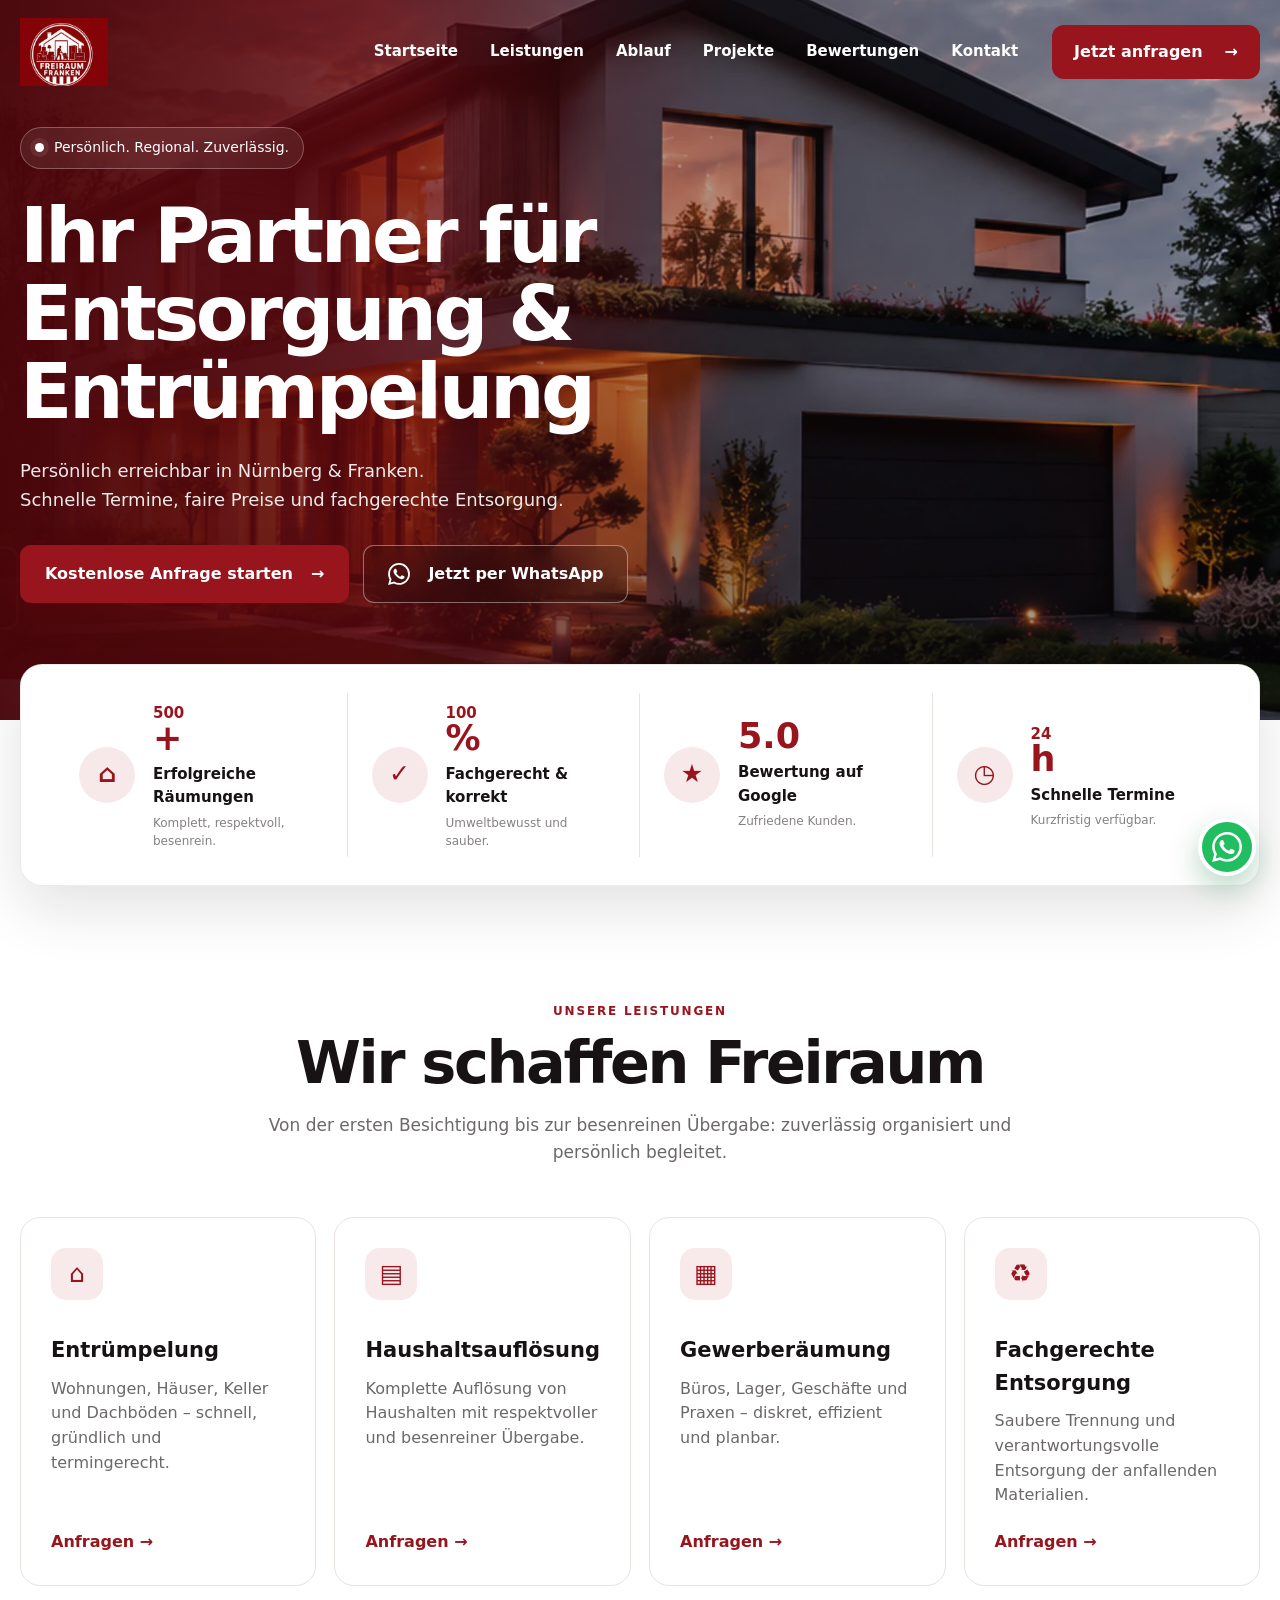
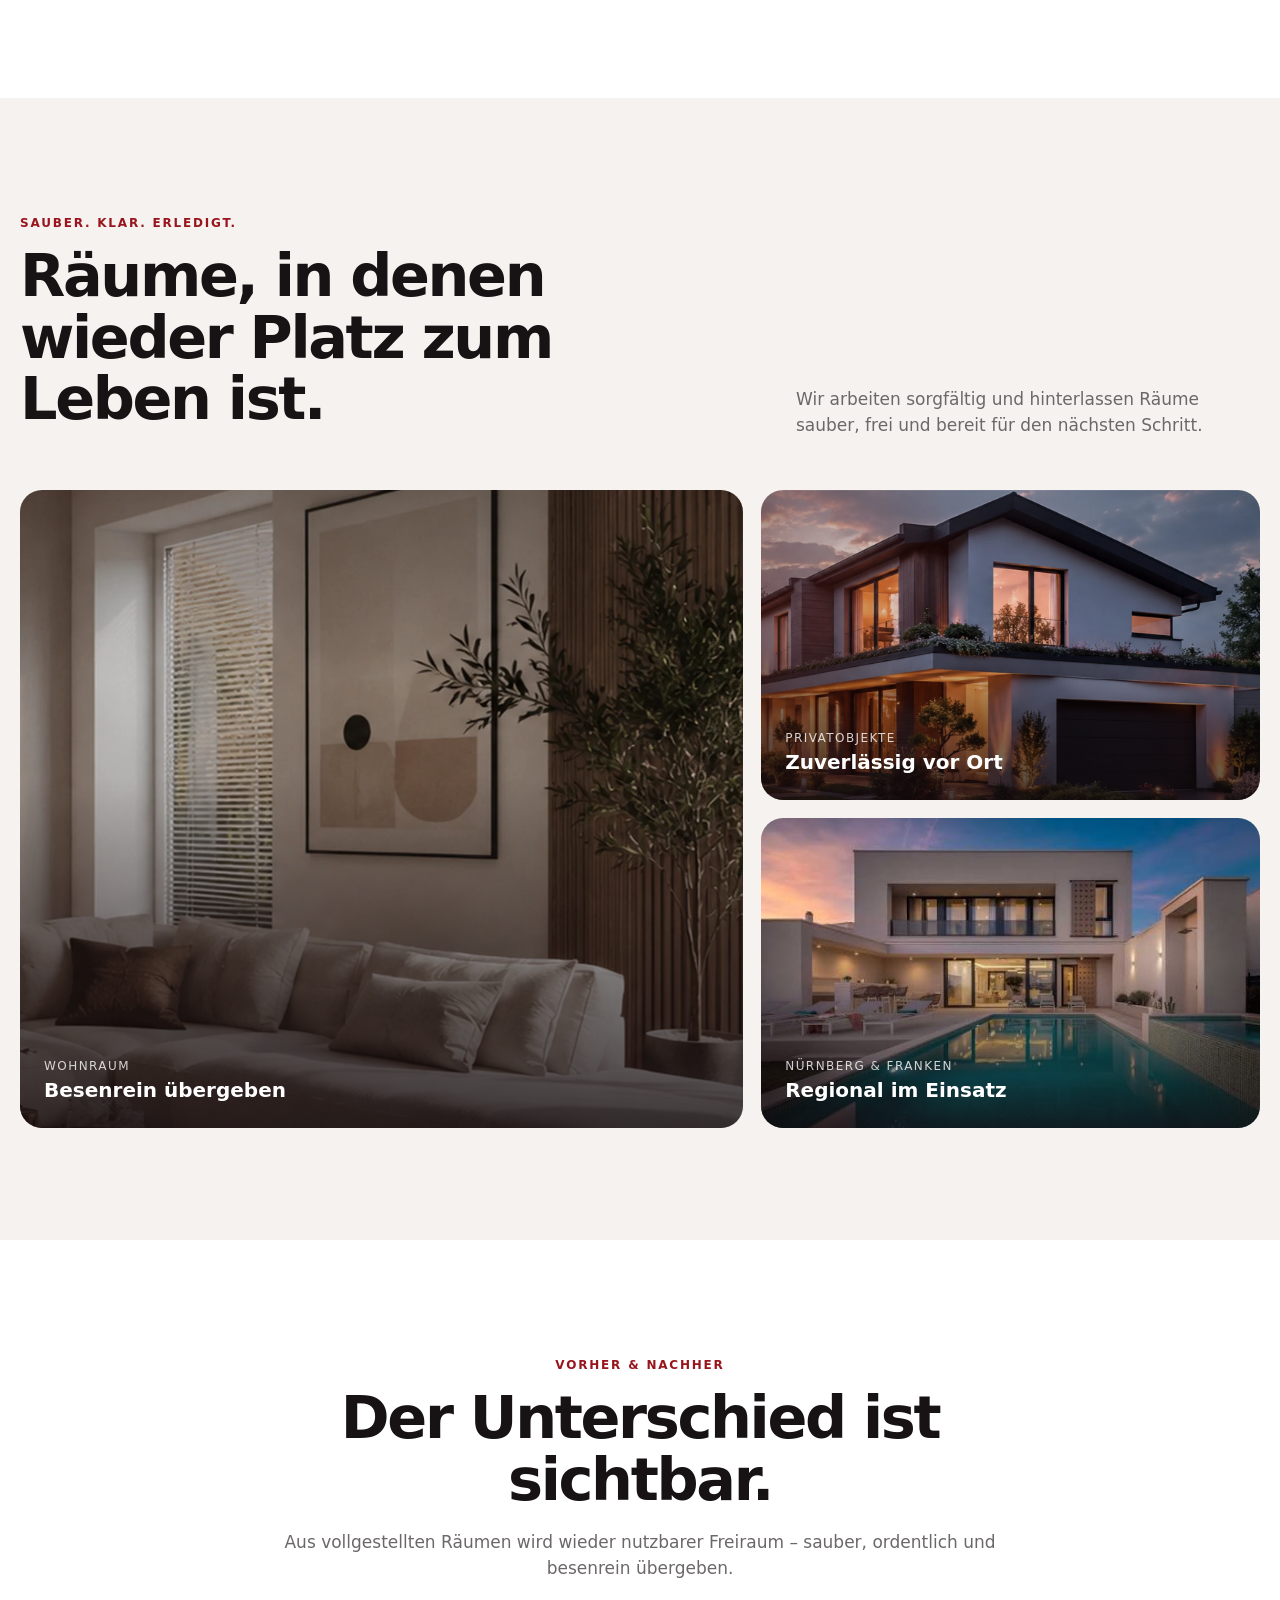
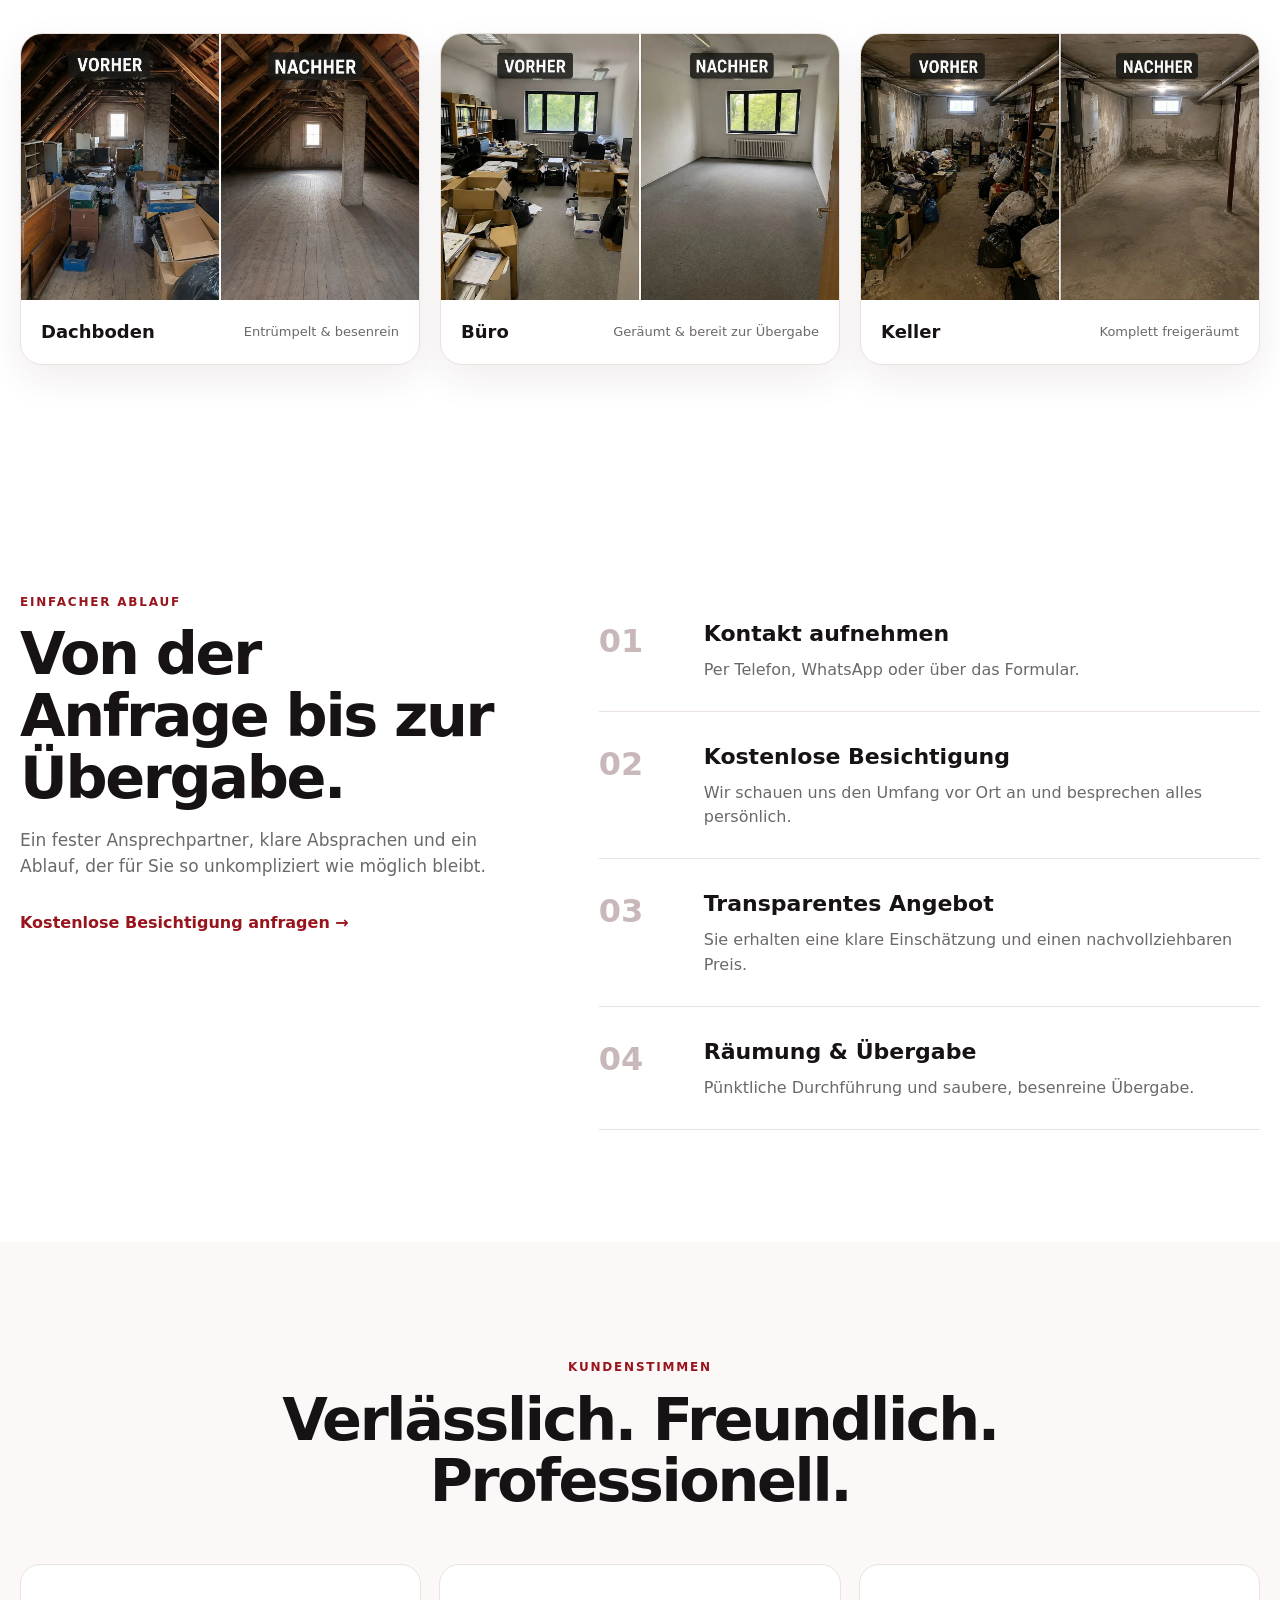
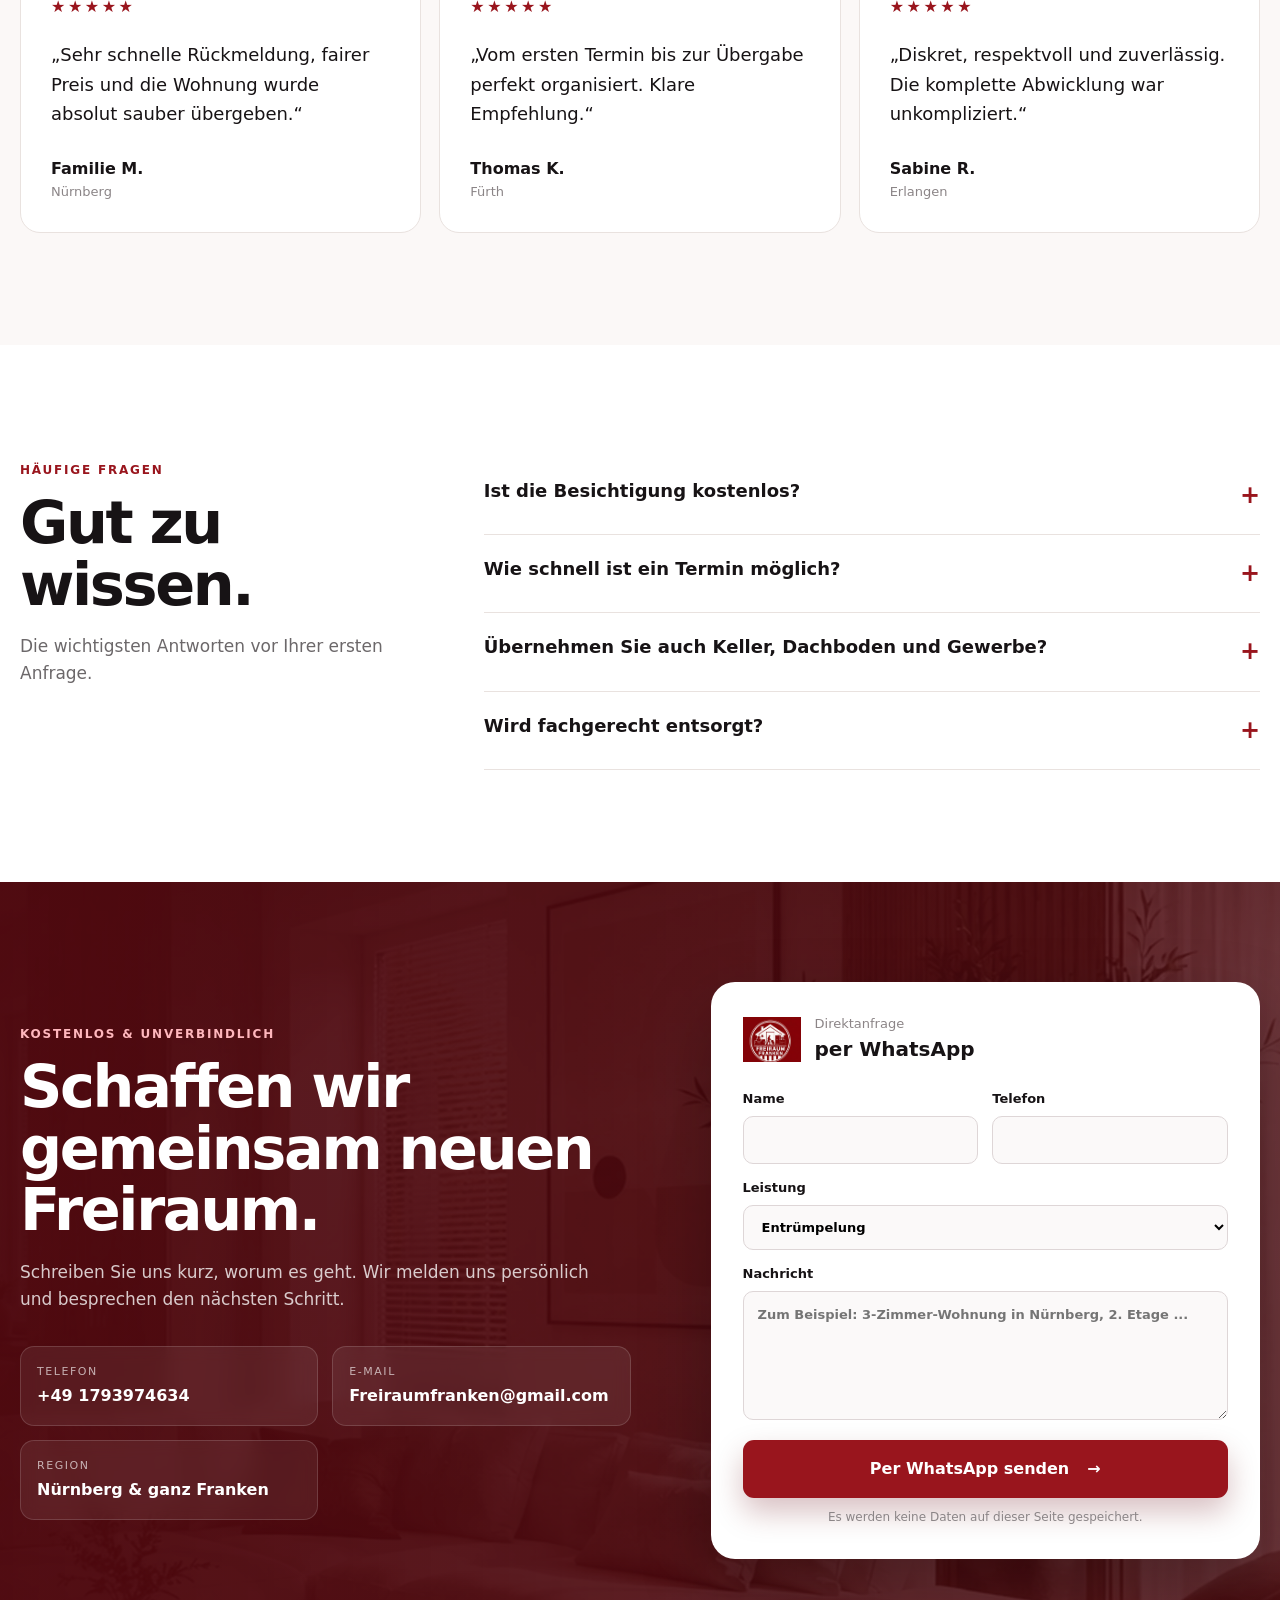
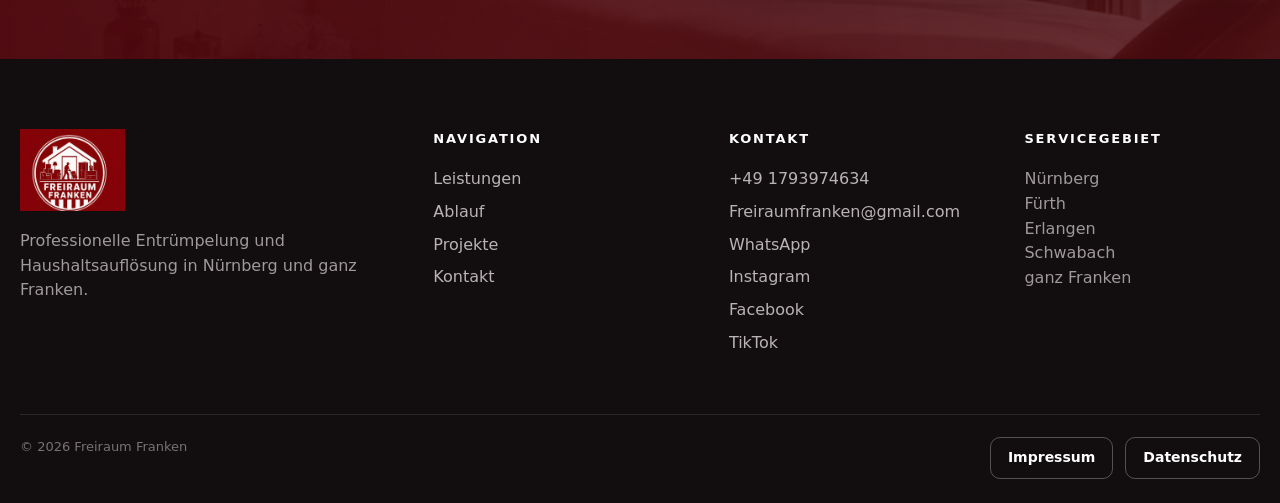
<file: index.html>
<!doctype html>
<html lang="de">
<head>
  <meta charset="utf-8">
  <meta name="viewport" content="width=device-width,initial-scale=1">
  <meta name="theme-color" content="#7d0d15">
  <title>Entrümpelung & Haushaltsauflösung | Deutschland & Luxemburg | Freiraum Franken</title>
  <meta name="description" content="Professionelle Entrümpelung, Haushaltsauflösung, Gewerberäumung und fachgerechte Entsorgung in Deutschland und Luxemburg. Freiraum Franken: schnelle Termine, faire Preise und besenreine Übergabe.">
  <meta name="author" content="Freiraum Franken">
  <meta name="format-detection" content="telephone=yes">
  <meta name="robots" content="index,follow,max-image-preview:large">
  <link rel="canonical" href="https://www.freiraum-franken.de/">
  <meta property="og:locale" content="de_DE">
  <meta property="og:type" content="website">
  <meta property="og:site_name" content="Freiraum Franken">
  <meta property="og:title" content="Entrümpelung & Haushaltsauflösung | Freiraum Franken">
  <meta property="og:description" content="Entrümpelung, Haushaltsauflösung, Gewerberäumung und fachgerechte Entsorgung in Deutschland und Luxemburg – zuverlässig, persönlich und besenrein.">
  <meta property="og:url" content="https://www.freiraum-franken.de/">
  <meta property="og:image" content="https://www.freiraum-franken.de/assets/images/hero-house.webp">
  <meta property="og:image:alt" content="Freiraum Franken – Entrümpelung und Haushaltsauflösung">
  <meta name="twitter:card" content="summary_large_image">
  <meta name="twitter:title" content="Entrümpelung & Haushaltsauflösung | Freiraum Franken">
  <meta name="twitter:description" content="Professionelle Räumungen und Entsorgung in Deutschland und Luxemburg.">
  <meta name="twitter:image" content="https://www.freiraum-franken.de/assets/images/hero-house.webp">
  <link rel="icon" href="assets/images/favicon.png" type="image/png">
  <link rel="preload" href="assets/images/hero-house.webp" as="image" type="image/webp">
  <link rel="preload" href="assets/images/logo.webp" as="image" type="image/webp">
  <link rel="stylesheet" href="css/style.css">
  <script type="application/ld+json">
  {
    "@context": "https://schema.org",
    "@graph": [
      {
        "@type": "ProfessionalService",
        "@id": "https://www.freiraum-franken.de/#business",
        "name": "Freiraum Franken",
        "url": "https://www.freiraum-franken.de/",
        "logo": "https://www.freiraum-franken.de/assets/images/logo.webp",
        "image": "https://www.freiraum-franken.de/assets/images/hero-house.webp",
        "telephone": "+49 1793974634",
        "email": "Freiraumfranken@gmail.com",
        "sameAs": [
          "https://www.instagram.com/freiraumfranken/"
        ],
        "areaServed": [
          {"@type": "Country", "name": "Deutschland"},
          {"@type": "Country", "name": "Luxemburg"}
        ],
        "availableLanguage": ["de"],
        "contactPoint": {
          "@type": "ContactPoint",
          "telephone": "+49 1793974634",
          "email": "Freiraumfranken@gmail.com",
          "contactType": "customer service",
          "availableLanguage": ["German"]
        },
        "hasOfferCatalog": {
          "@type": "OfferCatalog",
          "name": "Leistungen",
          "itemListElement": [
            {"@type": "Offer", "itemOffered": {"@type": "Service", "name": "Entrümpelung"}},
            {"@type": "Offer", "itemOffered": {"@type": "Service", "name": "Haushaltsauflösung"}},
            {"@type": "Offer", "itemOffered": {"@type": "Service", "name": "Gewerberäumung"}},
            {"@type": "Offer", "itemOffered": {"@type": "Service", "name": "Fachgerechte Entsorgung"}}
          ]
        }
      },
      {
        "@type": "WebSite",
        "@id": "https://www.freiraum-franken.de/#website",
        "url": "https://www.freiraum-franken.de/",
        "name": "Freiraum Franken",
        "inLanguage": "de",
        "publisher": {"@id": "https://www.freiraum-franken.de/#business"}
      },
      {
        "@type": "FAQPage",
        "@id": "https://www.freiraum-franken.de/#faq",
        "mainEntity": [
          {
            "@type": "Question",
            "name": "Ist die Besichtigung kostenlos?",
            "acceptedAnswer": {"@type": "Answer", "text": "Ja. Die Besichtigung und erste Einschätzung sind kostenlos und unverbindlich."}
          },
          {
            "@type": "Question",
            "name": "Wie schnell ist ein Termin möglich?",
            "acceptedAnswer": {"@type": "Answer", "text": "Je nach Umfang und Auslastung sind oft auch kurzfristige Termine möglich. Am schnellsten erreichen Sie Freiraum Franken per WhatsApp oder Telefon."}
          },
          {
            "@type": "Question",
            "name": "Übernehmen Sie auch Keller, Dachboden und Gewerbe?",
            "acceptedAnswer": {"@type": "Answer", "text": "Ja. Freiraum Franken räumt Wohnungen, Häuser, Keller, Dachböden sowie Büros, Lager und weitere Gewerbeflächen."}
          },
          {
            "@type": "Question",
            "name": "Wird fachgerecht entsorgt?",
            "acceptedAnswer": {"@type": "Answer", "text": "Ja. Materialien und Abfälle werden sortiert und den vorgesehenen Entsorgungswegen zugeführt."}
          }
        ]
      }
    ]
  }
  </script>
</head>
<body>
<a class="skip-link" href="#main">Zum Inhalt springen</a>

<header class="site-header" id="header">
  <div class="container nav-shell">
    <a href="#home" class="brand" aria-label="Freiraum Franken Startseite">
      <img src="assets/images/logo.webp" alt="Freiraum Franken Logo" width="72" height="58">
    </a>
    <button class="menu-toggle" id="menuToggle" aria-label="Menü öffnen" aria-expanded="false" aria-controls="mainNav">
      <span></span><span></span><span></span>
    </button>
    <nav class="main-nav" id="mainNav" aria-label="Hauptnavigation">
      <a href="#home">Startseite</a>
      <a href="#leistungen">Leistungen</a>
      <a href="#ablauf">Ablauf</a>
      <a href="#projekte">Projekte</a>
      <a href="#bewertungen">Bewertungen</a>
      <a href="#kontakt">Kontakt</a>
    </nav>
    <a class="header-cta" href="#kontakt">Jetzt anfragen <span>→</span></a>
  </div>
</header>

<main id="main">
  <section class="hero" id="home">
    <div class="hero-bg" role="img" aria-label="Modernes Wohnhaus am Abend"></div>
    <div class="hero-overlay"></div>
    <div class="container hero-inner">
      <div class="hero-copy reveal">
        <div class="hero-badge"><span></span> Persönlich. Regional. Zuverlässig.</div>
        <h1>Ihr Partner für<br><strong>Entsorgung &amp;<br>Entrümpelung</strong></h1>
        <p>Persönlich erreichbar in Nürnberg &amp; Franken.<br>Schnelle Termine, faire Preise und fachgerechte Entsorgung.</p>
        <div class="hero-actions">
          <a class="btn btn-primary" href="#kontakt">Kostenlose Anfrage starten <span>→</span></a>
          <a class="btn btn-glass" href="https://wa.me/49491793974634?text=Hallo%20Freiraum%20Franken%2C%20ich%20m%C3%B6chte%20eine%20kostenlose%20Besichtigung%20anfragen." target="_blank" rel="noopener"><img class="wa-icon" src="assets/images/whatsapp.svg" alt="" width="22" height="22" aria-hidden="true"> Jetzt per WhatsApp</a>
        </div>
      </div>
    </div>
  </section>

  <section class="stats-wrap" aria-label="Vorteile">
    <div class="container stats-card reveal">
      <div class="stat-item">
        <div class="stat-icon">⌂</div>
        <div><strong><span data-count="500">0</span>+</strong><span>Erfolgreiche Räumungen</span><small>Komplett, respektvoll, besenrein.</small></div>
      </div>
      <div class="stat-item">
        <div class="stat-icon">✓</div>
        <div><strong><span data-count="100">0</span>%</strong><span>Fachgerecht &amp; korrekt</span><small>Umweltbewusst und sauber.</small></div>
      </div>
      <div class="stat-item">
        <div class="stat-icon">★</div>
        <div><strong>5.0</strong><span>Bewertung auf Google</span><small>Zufriedene Kunden.</small></div>
      </div>
      <div class="stat-item">
        <div class="stat-icon">◷</div>
        <div><strong><span data-count="24">0</span>h</strong><span>Schnelle Termine</span><small>Kurzfristig verfügbar.</small></div>
      </div>
    </div>
  </section>

  <section class="section services-section" id="leistungen">
    <div class="container">
      <div class="section-heading centered reveal">
        <span class="eyebrow">Unsere Leistungen</span>
        <h2>Wir schaffen Freiraum</h2>
        <p>Von der ersten Besichtigung bis zur besenreinen Übergabe: zuverlässig organisiert und persönlich begleitet.</p>
      </div>
      <div class="service-grid">
        <article class="service-card reveal"><span class="service-icon">⌂</span><h3>Entrümpelung</h3><p>Wohnungen, Häuser, Keller und Dachböden – schnell, gründlich und termingerecht.</p><a href="#kontakt">Anfragen →</a></article>
        <article class="service-card reveal"><span class="service-icon">▤</span><h3>Haushaltsauflösung</h3><p>Komplette Auflösung von Haushalten mit respektvoller und besenreiner Übergabe.</p><a href="#kontakt">Anfragen →</a></article>
        <article class="service-card reveal"><span class="service-icon">▦</span><h3>Gewerberäumung</h3><p>Büros, Lager, Geschäfte und Praxen – diskret, effizient und planbar.</p><a href="#kontakt">Anfragen →</a></article>
        <article class="service-card reveal"><span class="service-icon">♻</span><h3>Fachgerechte Entsorgung</h3><p>Saubere Trennung und verantwortungsvolle Entsorgung der anfallenden Materialien.</p><a href="#kontakt">Anfragen →</a></article>
      </div>
    </div>
  </section>

  <section class="section showcase" id="projekte">
    <div class="container">
      <div class="showcase-head reveal">
        <div><span class="eyebrow">Sauber. Klar. Erledigt.</span><h2>Räume, in denen wieder Platz zum Leben ist.</h2></div>
        <p>Wir arbeiten sorgfältig und hinterlassen Räume sauber, frei und bereit für den nächsten Schritt.</p>
      </div>
      <div class="image-grid">
        <figure class="image-card image-large reveal"><img src="assets/images/interior.webp" alt="Heller, sauberer Wohnraum nach einer Entrümpelung" loading="lazy" decoding="async" width="1920" height="1080"><figcaption><span>Wohnraum</span><strong>Besenrein übergeben</strong></figcaption></figure>
        <figure class="image-card reveal"><img src="assets/images/house-2.webp" alt="Privatobjekt im Einsatzgebiet von Freiraum Franken" loading="lazy" decoding="async" width="1400" height="837"><figcaption><span>Privatobjekte</span><strong>Zuverlässig vor Ort</strong></figcaption></figure>
        <figure class="image-card reveal"><img src="assets/images/house-3.webp" alt="Einfamilienhaus im Servicegebiet von Freiraum Franken" loading="lazy" decoding="async" width="1200" height="754"><figcaption><span>Nürnberg &amp; Franken</span><strong>Regional im Einsatz</strong></figcaption></figure>
      </div>
    </div>
  </section>

  <section class="section before-after-section" id="vorher-nachher" aria-labelledby="beforeAfterTitle">
    <div class="container">
      <div class="section-heading centered reveal">
        <span class="eyebrow">Vorher &amp; Nachher</span>
        <h2 id="beforeAfterTitle">Der Unterschied ist sichtbar.</h2>
        <p>Aus vollgestellten Räumen wird wieder nutzbarer Freiraum – sauber, ordentlich und besenrein übergeben.</p>
      </div>
      <div class="before-after-grid">
        <figure class="before-after-card reveal">
          <img src="assets/images/vorher-nachher-dachboden.webp" alt="Vorher-Nachher-Vergleich einer Dachbodenentrümpelung: vollgestellter Dachboden vor der Räumung und leerer, besenreiner Dachboden danach" loading="lazy" decoding="async" width="1536" height="1024">
          <figcaption><strong>Dachboden</strong><span>Entrümpelt &amp; besenrein</span></figcaption>
        </figure>
        <figure class="before-after-card reveal">
          <img src="assets/images/vorher-nachher-buero.webp" alt="Vorher-Nachher-Vergleich einer Büroräumung: vollgestelltes Büro vor der Räumung und leerer Raum danach" loading="lazy" decoding="async" width="1536" height="1024">
          <figcaption><strong>Büro</strong><span>Geräumt &amp; bereit zur Übergabe</span></figcaption>
        </figure>
        <figure class="before-after-card reveal">
          <img src="assets/images/vorher-nachher-keller.webp" alt="Vorher-Nachher-Vergleich einer Kellerentrümpelung: voller Keller vor der Räumung und vollständig geräumter Keller danach" loading="lazy" decoding="async" width="1536" height="1024">
          <figcaption><strong>Keller</strong><span>Komplett freigeräumt</span></figcaption>
        </figure>
      </div>
    </div>
  </section>

  <section class="section process-section" id="ablauf">
    <div class="container process-layout">
      <div class="process-intro reveal">
        <span class="eyebrow">Einfacher Ablauf</span>
        <h2>Von der Anfrage bis zur Übergabe.</h2>
        <p>Ein fester Ansprechpartner, klare Absprachen und ein Ablauf, der für Sie so unkompliziert wie möglich bleibt.</p>
        <a class="text-link" href="#kontakt">Kostenlose Besichtigung anfragen →</a>
      </div>
      <ol class="process-list">
        <li class="reveal"><b>01</b><div><h3>Kontakt aufnehmen</h3><p>Per Telefon, WhatsApp oder über das Formular.</p></div></li>
        <li class="reveal"><b>02</b><div><h3>Kostenlose Besichtigung</h3><p>Wir schauen uns den Umfang vor Ort an und besprechen alles persönlich.</p></div></li>
        <li class="reveal"><b>03</b><div><h3>Transparentes Angebot</h3><p>Sie erhalten eine klare Einschätzung und einen nachvollziehbaren Preis.</p></div></li>
        <li class="reveal"><b>04</b><div><h3>Räumung &amp; Übergabe</h3><p>Pünktliche Durchführung und saubere, besenreine Übergabe.</p></div></li>
      </ol>
    </div>
  </section>

  <section class="section reviews-section" id="bewertungen">
    <div class="container">
      <div class="section-heading centered reveal">
        <span class="eyebrow">Kundenstimmen</span>
        <h2>Verlässlich. Freundlich. Professionell.</h2>
      </div>
      <div class="reviews-grid">
        <blockquote class="review-card reveal"><div class="stars">★★★★★</div><p>„Sehr schnelle Rückmeldung, fairer Preis und die Wohnung wurde absolut sauber übergeben.“</p><footer>Familie M. <span>Nürnberg</span></footer></blockquote>
        <blockquote class="review-card reveal"><div class="stars">★★★★★</div><p>„Vom ersten Termin bis zur Übergabe perfekt organisiert. Klare Empfehlung.“</p><footer>Thomas K. <span>Fürth</span></footer></blockquote>
        <blockquote class="review-card reveal"><div class="stars">★★★★★</div><p>„Diskret, respektvoll und zuverlässig. Die komplette Abwicklung war unkompliziert.“</p><footer>Sabine R. <span>Erlangen</span></footer></blockquote>
      </div>
    </div>
  </section>

  <section class="section faq-section" id="faq">
    <div class="container faq-layout">
      <div class="faq-intro reveal"><span class="eyebrow">Häufige Fragen</span><h2>Gut zu wissen.</h2><p>Die wichtigsten Antworten vor Ihrer ersten Anfrage.</p></div>
      <div class="faq-list">
        <details class="reveal"><summary>Ist die Besichtigung kostenlos?</summary><p>Ja. Die Besichtigung und erste Einschätzung sind für Sie kostenlos und unverbindlich.</p></details>
        <details class="reveal"><summary>Wie schnell ist ein Termin möglich?</summary><p>Je nach Umfang und Auslastung sind oft auch kurzfristige Termine möglich. Am schnellsten erreichen Sie uns per WhatsApp oder Telefon.</p></details>
        <details class="reveal"><summary>Übernehmen Sie auch Keller, Dachboden und Gewerbe?</summary><p>Ja. Wir räumen Wohnungen, Häuser, Keller, Dachböden sowie Büros, Lager und weitere Gewerbeflächen.</p></details>
        <details class="reveal"><summary>Wird fachgerecht entsorgt?</summary><p>Ja. Materialien und Abfälle werden sortiert und den vorgesehenen Entsorgungswegen zugeführt.</p></details>
      </div>
    </div>
  </section>

  <section class="contact-section" id="kontakt">
    <div class="contact-bg"></div>
    <div class="container contact-shell">
      <div class="contact-copy reveal">
        <span class="eyebrow light">Kostenlos &amp; unverbindlich</span>
        <h2>Schaffen wir gemeinsam neuen Freiraum.</h2>
        <p>Schreiben Sie uns kurz, worum es geht. Wir melden uns persönlich und besprechen den nächsten Schritt.</p>
        <div class="contact-direct">
          <a href="tel:+491793974634"><span>Telefon</span><strong>+49 1793974634</strong></a>
          <a href="mailto:Freiraumfranken@gmail.com"><span>E-Mail</span><strong>Freiraumfranken@gmail.com</strong></a>
          <div><span>Region</span><strong>Nürnberg &amp; ganz Franken</strong></div>
        </div>
      </div>
      <form class="contact-form reveal" id="contactForm" novalidate>
        <div class="form-title"><img src="assets/images/logo.webp" alt="" width="58" height="46"><div><span>Direktanfrage</span><strong>per WhatsApp</strong></div></div>
        <div class="field-grid"><label>Name<input type="text" name="name" autocomplete="name" required></label><label>Telefon<input type="tel" name="phone" autocomplete="tel" required></label></div>
        <label>Leistung<select name="service"><option>Entrümpelung</option><option>Haushaltsauflösung</option><option>Keller / Dachboden</option><option>Gewerberäumung</option><option>Entsorgung</option><option>Sonstiges</option></select></label>
        <label>Nachricht<textarea name="message" rows="5" placeholder="Zum Beispiel: 3-Zimmer-Wohnung in Nürnberg, 2. Etage ..." required></textarea></label>
        <button class="btn btn-primary form-button" type="submit">Per WhatsApp senden <span>→</span></button>
        <p class="form-note" id="formNote" role="status">Es werden keine Daten auf dieser Seite gespeichert.</p>
      </form>
    </div>
  </section>
</main>

<footer class="footer">
  <div class="container footer-grid">
    
    <div class="footer-about">
      <img src="assets/images/logo.webp" alt="Freiraum Franken" width="86" height="68">
      <p>Professionelle Entrümpelung und Haushaltsauflösung in Nürnberg und ganz Franken.</p>
    </div>

    <div>
      <h3>Navigation</h3>
      <a href="#leistungen">Leistungen</a>
      <a href="#ablauf">Ablauf</a>
      <a href="#projekte">Projekte</a>
      <a href="#kontakt">Kontakt</a>
    </div>

    <div>
      <h3>Kontakt</h3>
      <a href="tel:+491793974634">+49 1793974634</a>
      <a href="mailto:Freiraumfranken@gmail.com">Freiraumfranken@gmail.com</a>

      <a href="https://wa.me/49491793974634" target="_blank" rel="noopener">
        WhatsApp
      </a>

      <a href="https://www.instagram.com/freiraumfranken?igsi=MXN2MW1mNjlyMWk2Mg%3D%3D&amp;utm_source=qr"
         target="_blank"
         rel="noopener noreferrer"
         aria-label="Freiraum Franken auf Instagram">
        Instagram
      </a>

      <a href="https://www.facebook.com/share/1F6tLDDRjr/?mibextid=wwXIfr"
         target="_blank"
         rel="noopener noreferrer"
         aria-label="Freiraum Franken auf Facebook">
        Facebook
      </a>

      <a href="https://www.tiktok.com/@freiraum.franken?_r=1&amp;_t=ZG-99Lqjgko33A"
         target="_blank"
         rel="noopener noreferrer"
         aria-label="Freiraum Franken auf TikTok">
        TikTok
      </a>
    </div>

    <div>
      <h3>Servicegebiet</h3>
      <p>
        Nürnberg<br>
        Fürth<br>
        Erlangen<br>
        Schwabach<br>
        ganz Franken
      </p>
    </div>

  </div>

  <div class="container footer-bottom">
    <span>© <span id="year"></span> Freiraum Franken</span>
    <nav class="footer-legal" aria-label="Rechtliche Informationen"><a href="impressum.html">Impressum</a><a href="datenschutz.html">Datenschutz</a></nav>
  </div>
</footer>

<a class="floating-wa" href="https://wa.me/491793974634?text=Hallo%20Freiraum%20Franken%2C%20ich%20m%C3%B6chte%20eine%20kostenlose%20Besichtigung%20anfragen." target="_blank" rel="noopener" aria-label="WhatsApp öffnen"><img src="assets/images/whatsapp.svg" alt="" width="30" height="30" aria-hidden="true"></a>
<script src="js/script.js" defer></script>
</body>
</html>
</file>
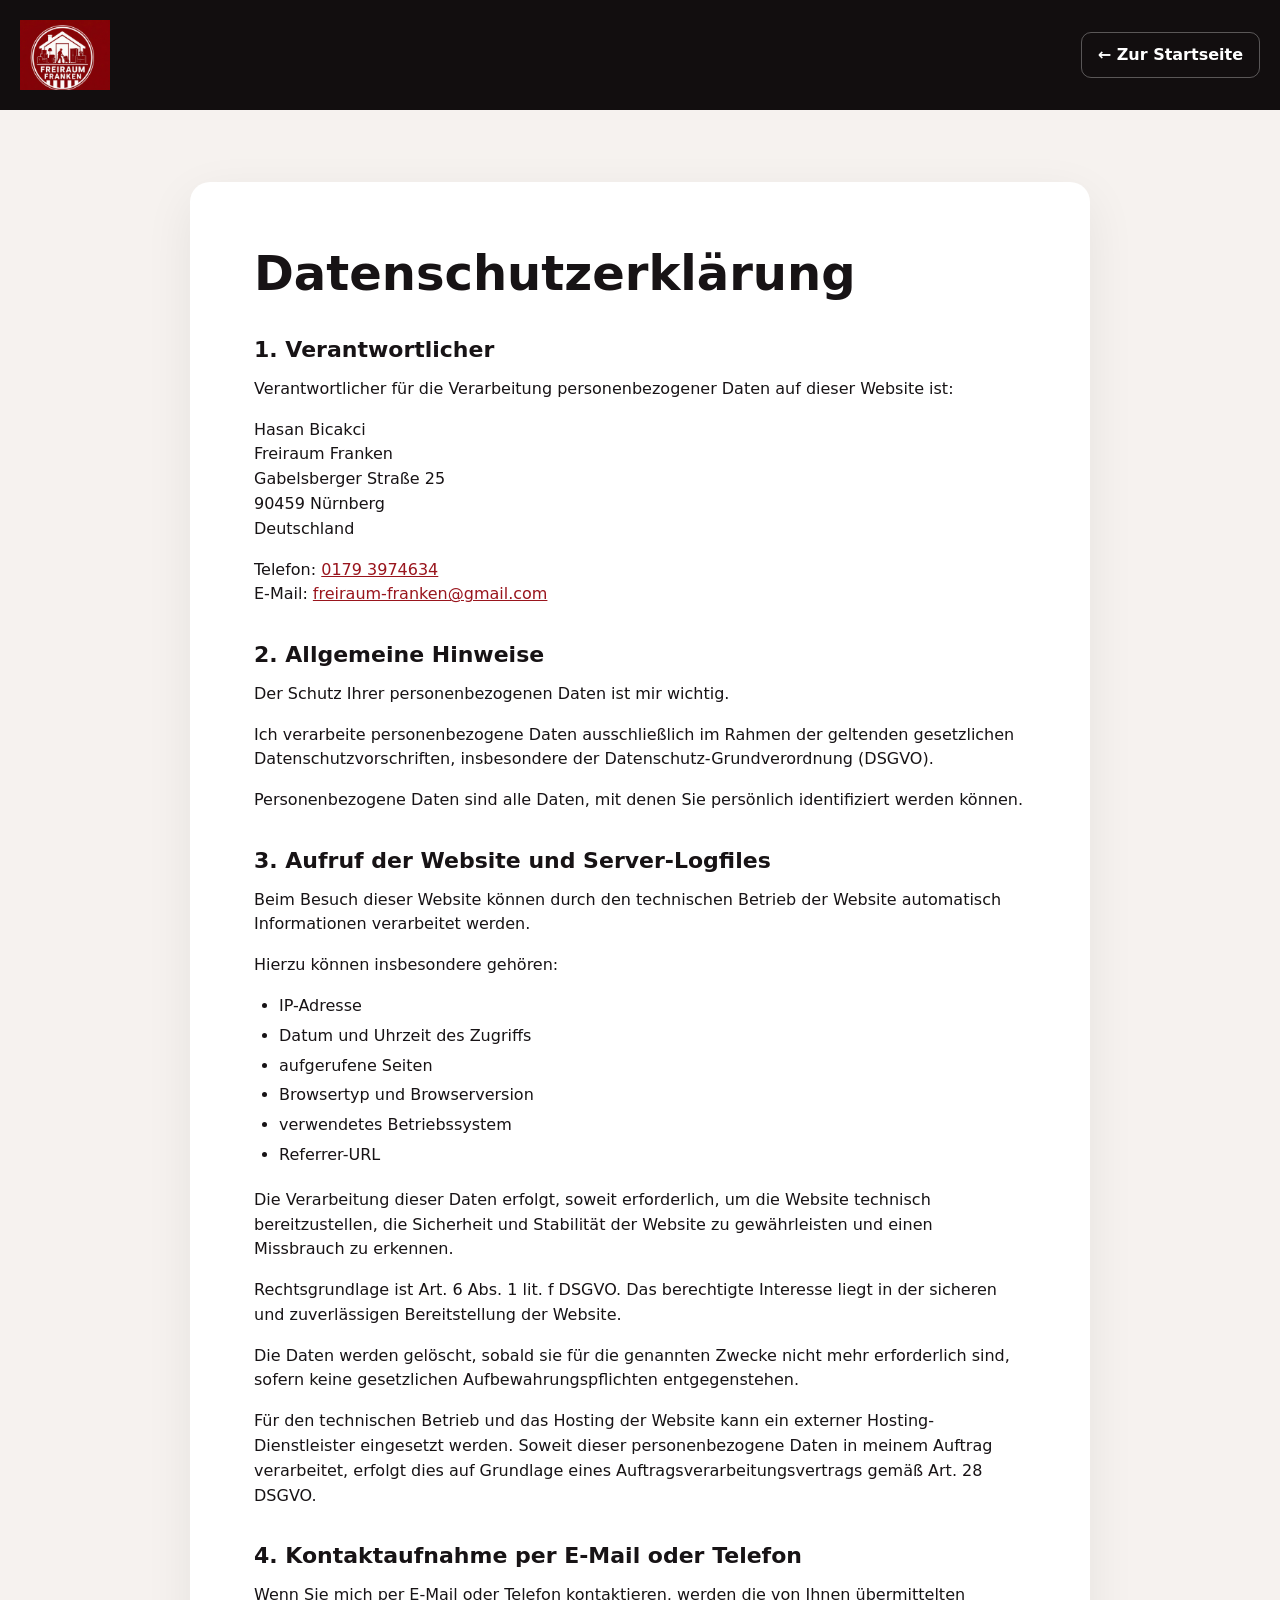
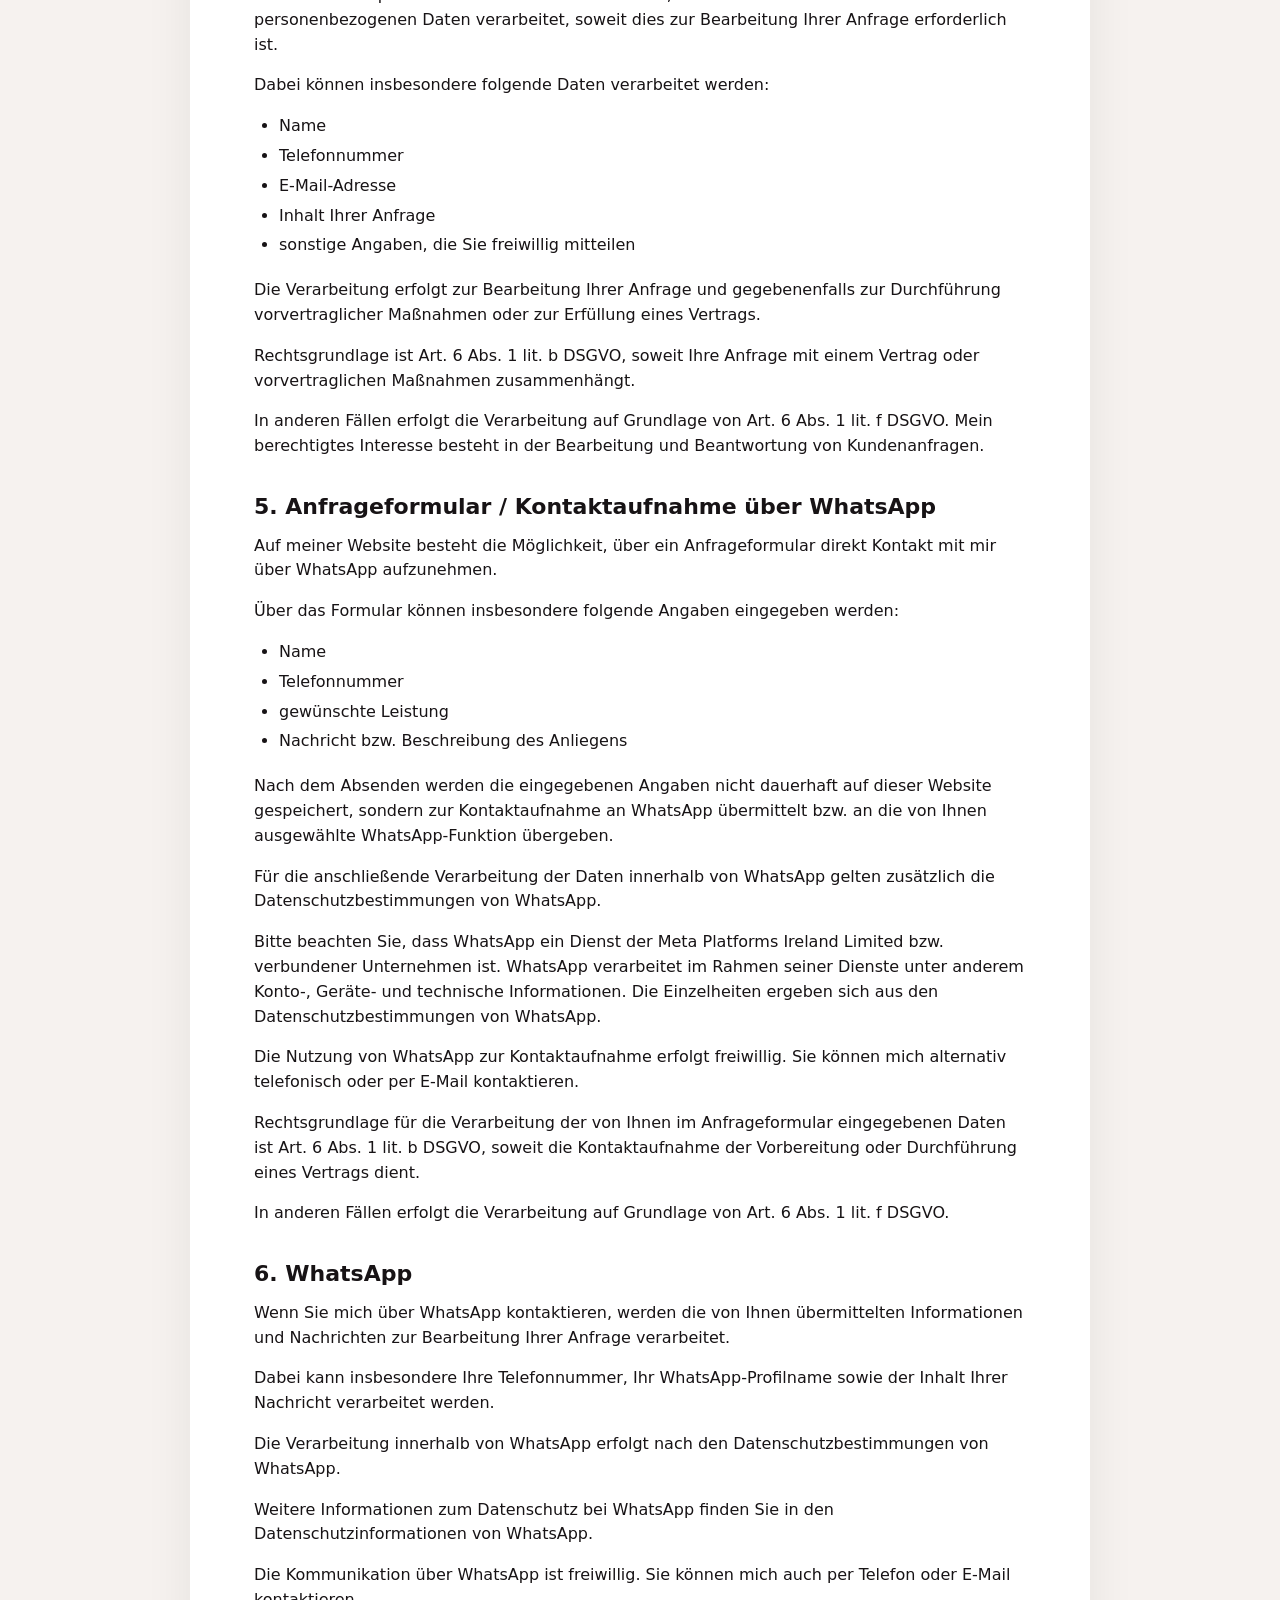
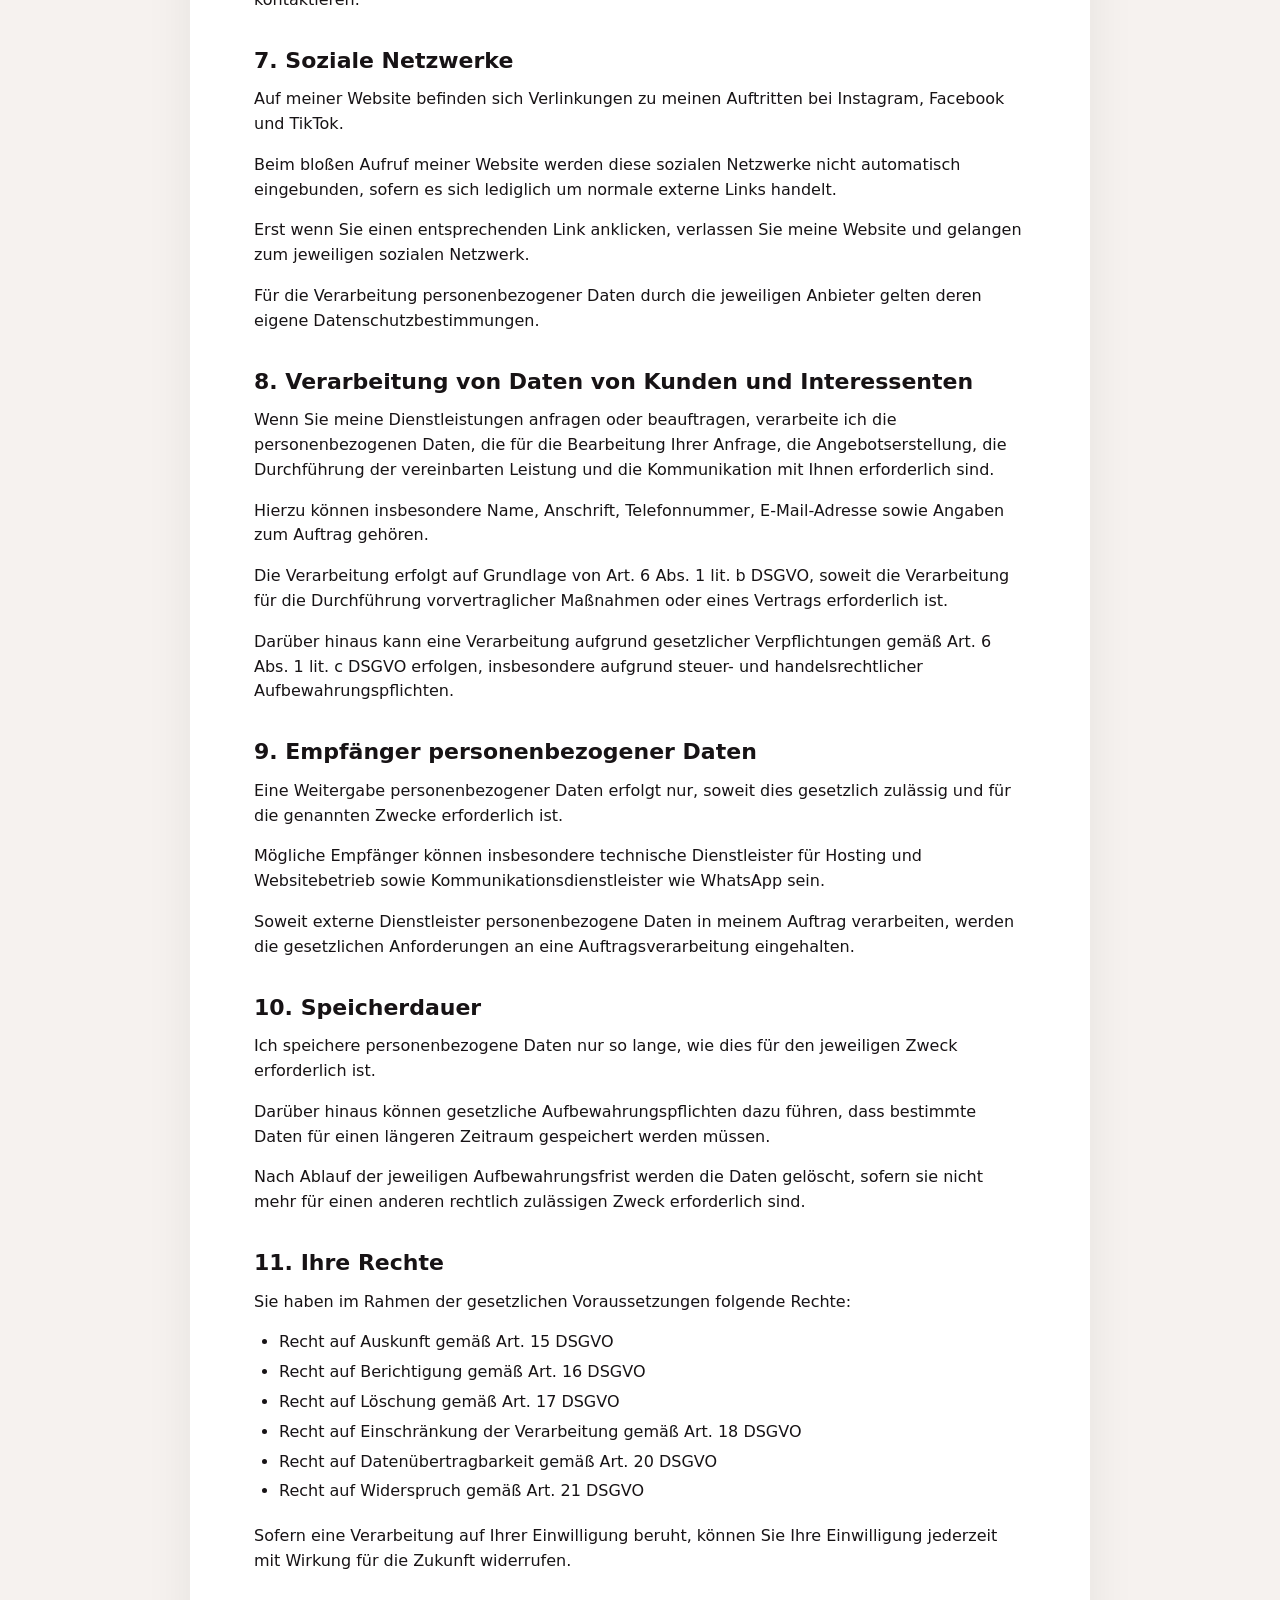
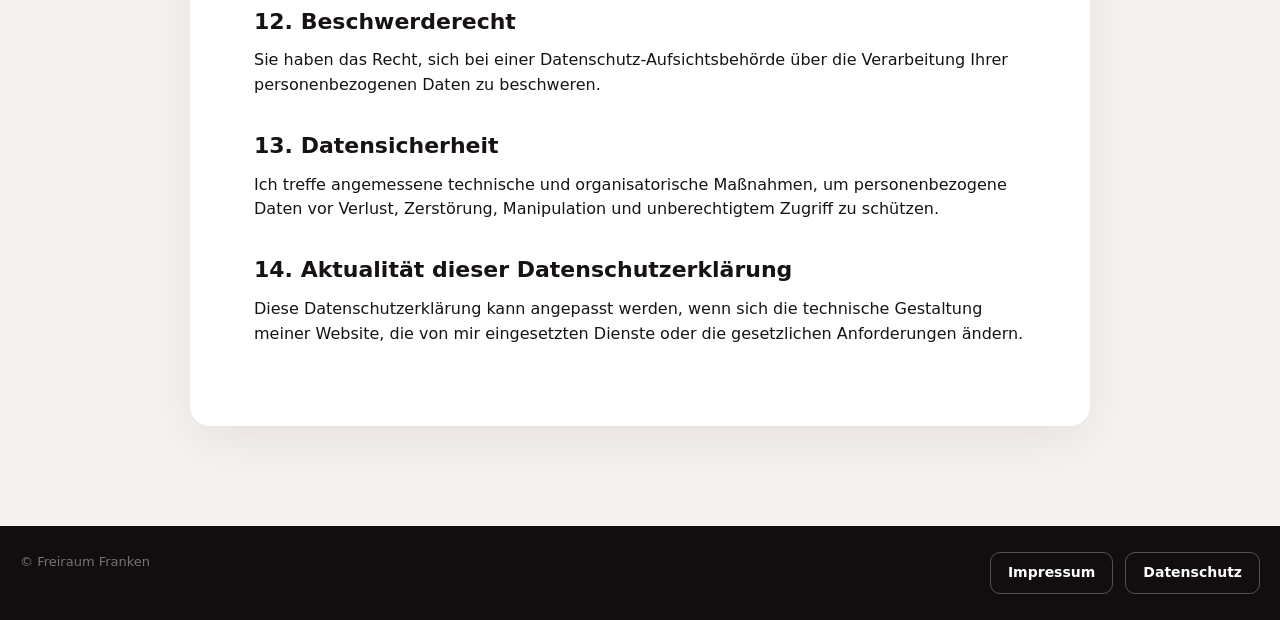
<file: datenschutz.html>
<!doctype html>
<html lang="de">
<head>
  <meta charset="utf-8">
  <meta name="viewport" content="width=device-width, initial-scale=1">
  <title>Datenschutzerklärung | Freiraum Franken</title>
  <meta name="robots" content="index, follow">
  <link rel="icon" href="assets/images/favicon.png" type="image/png">
  <link rel="stylesheet" href="css/style.css">
</head>
<body class="legal-page">
<header class="legal-header"><div class="container legal-header-inner"><a href="index.html" aria-label="Freiraum Franken – Startseite"><img src="assets/images/logo.webp" alt="Freiraum Franken"></a><a class="legal-home" href="index.html">← Zur Startseite</a></div></header>
<main class="legal-main"><div class="container"><article class="legal-article"><h1>Datenschutzerklärung</h1>
<h2>1. Verantwortlicher</h2>
<p>Verantwortlicher für die Verarbeitung personenbezogener Daten auf dieser Website ist:</p>
<p>Hasan Bicakci<br>Freiraum Franken<br>Gabelsberger Straße 25<br>90459 Nürnberg<br>Deutschland</p>
<p>Telefon: <a href="tel:+491793974634">0179 3974634</a><br>E-Mail: <a href="mailto:freiraum-franken@gmail.com">freiraum-franken@gmail.com</a></p>
<h2>2. Allgemeine Hinweise</h2>
<p>Der Schutz Ihrer personenbezogenen Daten ist mir wichtig.</p>
<p>Ich verarbeite personenbezogene Daten ausschließlich im Rahmen der geltenden gesetzlichen Datenschutzvorschriften, insbesondere der Datenschutz-Grundverordnung (DSGVO).</p>
<p>Personenbezogene Daten sind alle Daten, mit denen Sie persönlich identifiziert werden können.</p>
<h2>3. Aufruf der Website und Server-Logfiles</h2>
<p>Beim Besuch dieser Website können durch den technischen Betrieb der Website automatisch Informationen verarbeitet werden.</p>
<p>Hierzu können insbesondere gehören:</p>
<ul><li>IP-Adresse</li><li>Datum und Uhrzeit des Zugriffs</li><li>aufgerufene Seiten</li><li>Browsertyp und Browserversion</li><li>verwendetes Betriebssystem</li><li>Referrer-URL</li></ul>
<p>Die Verarbeitung dieser Daten erfolgt, soweit erforderlich, um die Website technisch bereitzustellen, die Sicherheit und Stabilität der Website zu gewährleisten und einen Missbrauch zu erkennen.</p>
<p>Rechtsgrundlage ist Art. 6 Abs. 1 lit. f DSGVO. Das berechtigte Interesse liegt in der sicheren und zuverlässigen Bereitstellung der Website.</p>
<p>Die Daten werden gelöscht, sobald sie für die genannten Zwecke nicht mehr erforderlich sind, sofern keine gesetzlichen Aufbewahrungspflichten entgegenstehen.</p>
<p>Für den technischen Betrieb und das Hosting der Website kann ein externer Hosting-Dienstleister eingesetzt werden. Soweit dieser personenbezogene Daten in meinem Auftrag verarbeitet, erfolgt dies auf Grundlage eines Auftragsverarbeitungsvertrags gemäß Art. 28 DSGVO.</p>
<h2>4. Kontaktaufnahme per E-Mail oder Telefon</h2>
<p>Wenn Sie mich per E-Mail oder Telefon kontaktieren, werden die von Ihnen übermittelten personenbezogenen Daten verarbeitet, soweit dies zur Bearbeitung Ihrer Anfrage erforderlich ist.</p>
<p>Dabei können insbesondere folgende Daten verarbeitet werden:</p>
<ul><li>Name</li><li>Telefonnummer</li><li>E-Mail-Adresse</li><li>Inhalt Ihrer Anfrage</li><li>sonstige Angaben, die Sie freiwillig mitteilen</li></ul>
<p>Die Verarbeitung erfolgt zur Bearbeitung Ihrer Anfrage und gegebenenfalls zur Durchführung vorvertraglicher Maßnahmen oder zur Erfüllung eines Vertrags.</p>
<p>Rechtsgrundlage ist Art. 6 Abs. 1 lit. b DSGVO, soweit Ihre Anfrage mit einem Vertrag oder vorvertraglichen Maßnahmen zusammenhängt.</p>
<p>In anderen Fällen erfolgt die Verarbeitung auf Grundlage von Art. 6 Abs. 1 lit. f DSGVO. Mein berechtigtes Interesse besteht in der Bearbeitung und Beantwortung von Kundenanfragen.</p>
<h2>5. Anfrageformular / Kontaktaufnahme über WhatsApp</h2>
<p>Auf meiner Website besteht die Möglichkeit, über ein Anfrageformular direkt Kontakt mit mir über WhatsApp aufzunehmen.</p>
<p>Über das Formular können insbesondere folgende Angaben eingegeben werden:</p>
<ul><li>Name</li><li>Telefonnummer</li><li>gewünschte Leistung</li><li>Nachricht bzw. Beschreibung des Anliegens</li></ul>
<p>Nach dem Absenden werden die eingegebenen Angaben nicht dauerhaft auf dieser Website gespeichert, sondern zur Kontaktaufnahme an WhatsApp übermittelt bzw. an die von Ihnen ausgewählte WhatsApp-Funktion übergeben.</p>
<p>Für die anschließende Verarbeitung der Daten innerhalb von WhatsApp gelten zusätzlich die Datenschutzbestimmungen von WhatsApp.</p>
<p>Bitte beachten Sie, dass WhatsApp ein Dienst der Meta Platforms Ireland Limited bzw. verbundener Unternehmen ist. WhatsApp verarbeitet im Rahmen seiner Dienste unter anderem Konto-, Geräte- und technische Informationen. Die Einzelheiten ergeben sich aus den Datenschutzbestimmungen von WhatsApp.</p>
<p>Die Nutzung von WhatsApp zur Kontaktaufnahme erfolgt freiwillig. Sie können mich alternativ telefonisch oder per E-Mail kontaktieren.</p>
<p>Rechtsgrundlage für die Verarbeitung der von Ihnen im Anfrageformular eingegebenen Daten ist Art. 6 Abs. 1 lit. b DSGVO, soweit die Kontaktaufnahme der Vorbereitung oder Durchführung eines Vertrags dient.</p>
<p>In anderen Fällen erfolgt die Verarbeitung auf Grundlage von Art. 6 Abs. 1 lit. f DSGVO.</p>
<h2>6. WhatsApp</h2>
<p>Wenn Sie mich über WhatsApp kontaktieren, werden die von Ihnen übermittelten Informationen und Nachrichten zur Bearbeitung Ihrer Anfrage verarbeitet.</p>
<p>Dabei kann insbesondere Ihre Telefonnummer, Ihr WhatsApp-Profilname sowie der Inhalt Ihrer Nachricht verarbeitet werden.</p>
<p>Die Verarbeitung innerhalb von WhatsApp erfolgt nach den Datenschutzbestimmungen von WhatsApp.</p>
<p>Weitere Informationen zum Datenschutz bei WhatsApp finden Sie in den Datenschutzinformationen von WhatsApp.</p>
<p>Die Kommunikation über WhatsApp ist freiwillig. Sie können mich auch per Telefon oder E-Mail kontaktieren.</p>
<h2>7. Soziale Netzwerke</h2>
<p>Auf meiner Website befinden sich Verlinkungen zu meinen Auftritten bei Instagram, Facebook und TikTok.</p>
<p>Beim bloßen Aufruf meiner Website werden diese sozialen Netzwerke nicht automatisch eingebunden, sofern es sich lediglich um normale externe Links handelt.</p>
<p>Erst wenn Sie einen entsprechenden Link anklicken, verlassen Sie meine Website und gelangen zum jeweiligen sozialen Netzwerk.</p>
<p>Für die Verarbeitung personenbezogener Daten durch die jeweiligen Anbieter gelten deren eigene Datenschutzbestimmungen.</p>
<h2>8. Verarbeitung von Daten von Kunden und Interessenten</h2>
<p>Wenn Sie meine Dienstleistungen anfragen oder beauftragen, verarbeite ich die personenbezogenen Daten, die für die Bearbeitung Ihrer Anfrage, die Angebotserstellung, die Durchführung der vereinbarten Leistung und die Kommunikation mit Ihnen erforderlich sind.</p>
<p>Hierzu können insbesondere Name, Anschrift, Telefonnummer, E-Mail-Adresse sowie Angaben zum Auftrag gehören.</p>
<p>Die Verarbeitung erfolgt auf Grundlage von Art. 6 Abs. 1 lit. b DSGVO, soweit die Verarbeitung für die Durchführung vorvertraglicher Maßnahmen oder eines Vertrags erforderlich ist.</p>
<p>Darüber hinaus kann eine Verarbeitung aufgrund gesetzlicher Verpflichtungen gemäß Art. 6 Abs. 1 lit. c DSGVO erfolgen, insbesondere aufgrund steuer- und handelsrechtlicher Aufbewahrungspflichten.</p>
<h2>9. Empfänger personenbezogener Daten</h2>
<p>Eine Weitergabe personenbezogener Daten erfolgt nur, soweit dies gesetzlich zulässig und für die genannten Zwecke erforderlich ist.</p>
<p>Mögliche Empfänger können insbesondere technische Dienstleister für Hosting und Websitebetrieb sowie Kommunikationsdienstleister wie WhatsApp sein.</p>
<p>Soweit externe Dienstleister personenbezogene Daten in meinem Auftrag verarbeiten, werden die gesetzlichen Anforderungen an eine Auftragsverarbeitung eingehalten.</p>
<h2>10. Speicherdauer</h2>
<p>Ich speichere personenbezogene Daten nur so lange, wie dies für den jeweiligen Zweck erforderlich ist.</p>
<p>Darüber hinaus können gesetzliche Aufbewahrungspflichten dazu führen, dass bestimmte Daten für einen längeren Zeitraum gespeichert werden müssen.</p>
<p>Nach Ablauf der jeweiligen Aufbewahrungsfrist werden die Daten gelöscht, sofern sie nicht mehr für einen anderen rechtlich zulässigen Zweck erforderlich sind.</p>
<h2>11. Ihre Rechte</h2>
<p>Sie haben im Rahmen der gesetzlichen Voraussetzungen folgende Rechte:</p>
<ul><li>Recht auf Auskunft gemäß Art. 15 DSGVO</li><li>Recht auf Berichtigung gemäß Art. 16 DSGVO</li><li>Recht auf Löschung gemäß Art. 17 DSGVO</li><li>Recht auf Einschränkung der Verarbeitung gemäß Art. 18 DSGVO</li><li>Recht auf Datenübertragbarkeit gemäß Art. 20 DSGVO</li><li>Recht auf Widerspruch gemäß Art. 21 DSGVO</li></ul>
<p>Sofern eine Verarbeitung auf Ihrer Einwilligung beruht, können Sie Ihre Einwilligung jederzeit mit Wirkung für die Zukunft widerrufen.</p>
<h2>12. Beschwerderecht</h2>
<p>Sie haben das Recht, sich bei einer Datenschutz-Aufsichtsbehörde über die Verarbeitung Ihrer personenbezogenen Daten zu beschweren.</p>
<h2>13. Datensicherheit</h2>
<p>Ich treffe angemessene technische und organisatorische Maßnahmen, um personenbezogene Daten vor Verlust, Zerstörung, Manipulation und unberechtigtem Zugriff zu schützen.</p>
<h2>14. Aktualität dieser Datenschutzerklärung</h2>
<p>Diese Datenschutzerklärung kann angepasst werden, wenn sich die technische Gestaltung meiner Website, die von mir eingesetzten Dienste oder die gesetzlichen Anforderungen ändern.</p>
</article></div></main>
<footer class="footer"><div class="container footer-bottom"><span>© Freiraum Franken</span><nav class="footer-legal" aria-label="Rechtliche Informationen"><a href="impressum.html">Impressum</a><a href="datenschutz.html" aria-current="page">Datenschutz</a></nav></div></footer>
</body>
</html>
</file>
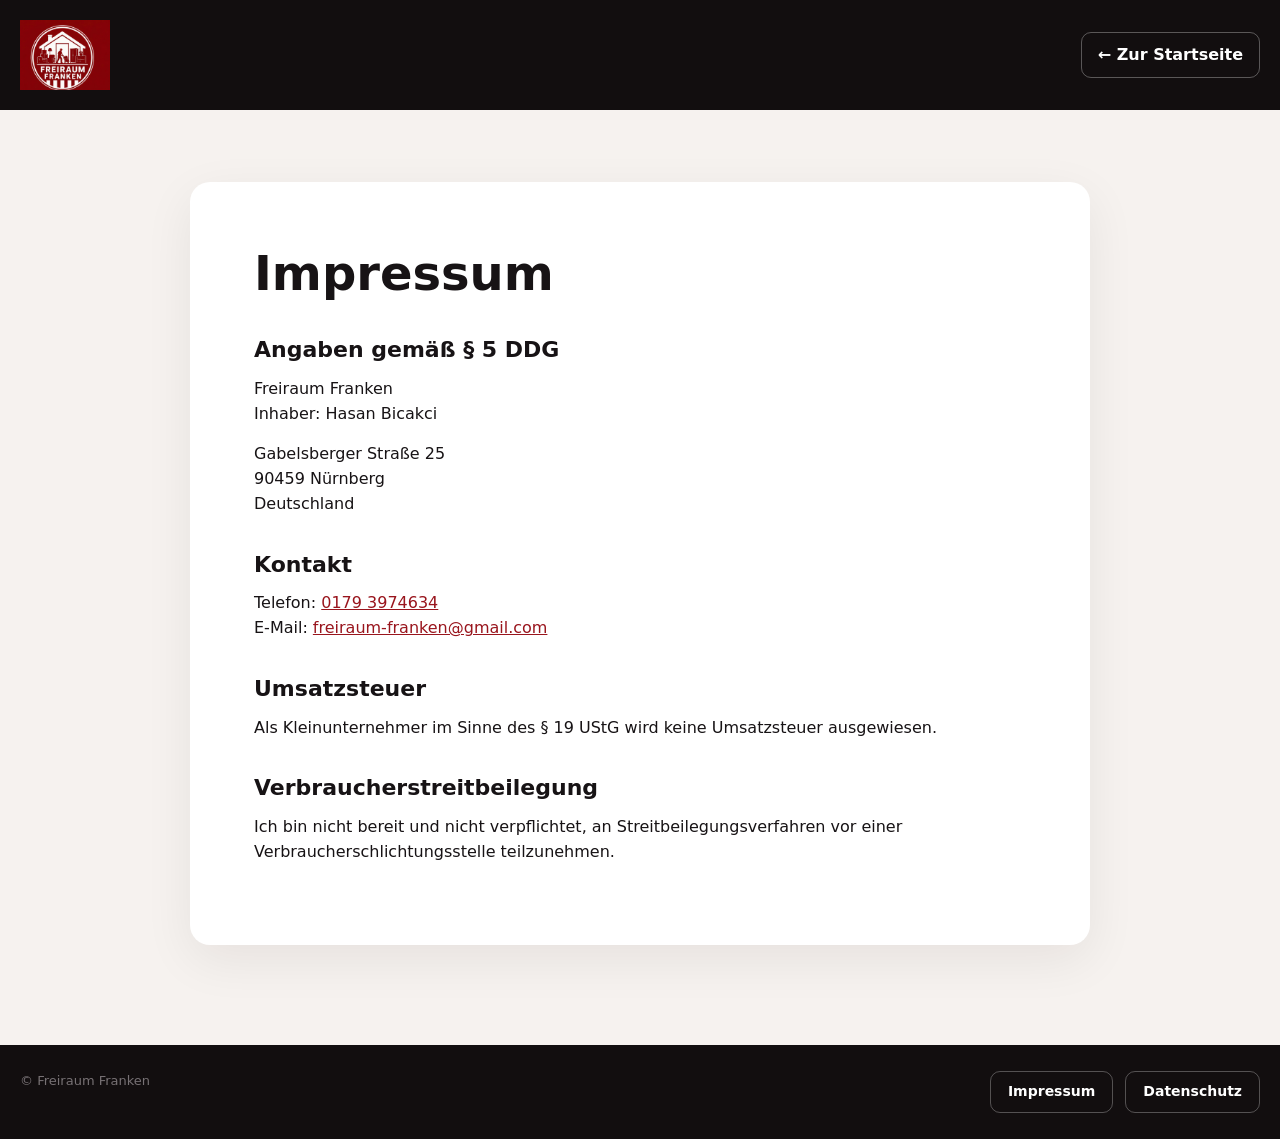
<file: impressum.html>
<!doctype html>
<html lang="de">
<head>
  <meta charset="utf-8">
  <meta name="viewport" content="width=device-width, initial-scale=1">
  <title>Impressum | Freiraum Franken</title>
  <meta name="robots" content="index, follow">
  <link rel="icon" href="assets/images/favicon.png" type="image/png">
  <link rel="stylesheet" href="css/style.css">
</head>
<body class="legal-page">
<header class="legal-header"><div class="container legal-header-inner"><a href="index.html" aria-label="Freiraum Franken – Startseite"><img src="assets/images/logo.webp" alt="Freiraum Franken"></a><a class="legal-home" href="index.html">← Zur Startseite</a></div></header>
<main class="legal-main"><div class="container"><article class="legal-article"><h1>Impressum</h1>
<h2>Angaben gemäß § 5 DDG</h2>
<p>Freiraum Franken<br>Inhaber: Hasan Bicakci</p>
<p>Gabelsberger Straße 25<br>90459 Nürnberg<br>Deutschland</p>
<h2>Kontakt</h2>
<p>Telefon: <a href="tel:+491793974634">0179 3974634</a><br>E-Mail: <a href="mailto:freiraum-franken@gmail.com">freiraum-franken@gmail.com</a></p>
<h2>Umsatzsteuer</h2>
<p>Als Kleinunternehmer im Sinne des § 19 UStG wird keine Umsatzsteuer ausgewiesen.</p>
<h2>Verbraucherstreitbeilegung</h2>
<p>Ich bin nicht bereit und nicht verpflichtet, an Streitbeilegungsverfahren vor einer Verbraucherschlichtungsstelle teilzunehmen.</p>
</article></div></main>
<footer class="footer"><div class="container footer-bottom"><span>© Freiraum Franken</span><nav class="footer-legal" aria-label="Rechtliche Informationen"><a href="impressum.html" aria-current="page">Impressum</a><a href="datenschutz.html">Datenschutz</a></nav></div></footer>
</body>
</html>
</file>
<file: css/style.css>
:root{--red:#99151d;--red-dark:#6e0d14;--ink:#171315;--muted:#6c686a;--cream:#f6f2ef;--line:#e9e2df;--white:#fff;--shadow:0 22px 60px rgba(35,20,20,.12);--radius:24px;--container:min(1320px,calc(100% - 40px))}
*{box-sizing:border-box}html{scroll-behavior:smooth}body{margin:0;font-family:Inter,ui-sans-serif,system-ui,-apple-system,BlinkMacSystemFont,"Segoe UI",sans-serif;color:var(--ink);background:#fff;line-height:1.55}img{max-width:100%;display:block}a{color:inherit;text-decoration:none}button,input,select,textarea{font:inherit}.container{width:var(--container);margin-inline:auto}.skip-link{position:fixed;left:16px;top:-60px;background:#fff;padding:10px 14px;z-index:999;border-radius:10px}.skip-link:focus{top:16px}.site-header{position:absolute;inset:0 0 auto;z-index:50;color:#fff}.site-header.scrolled{position:fixed;background:rgba(255,255,255,.93);backdrop-filter:blur(16px);color:var(--ink);box-shadow:0 8px 30px rgba(0,0,0,.08)}.nav-shell{height:104px;display:flex;align-items:center;gap:34px}.brand{margin-right:auto;display:flex;align-items:center}.brand img{width:88px;height:70px;object-fit:contain}.main-nav{display:flex;align-items:center;gap:32px;font-weight:650;font-size:15px}.main-nav a{position:relative;padding:12px 0}.main-nav a:after{content:"";position:absolute;left:0;right:100%;bottom:5px;height:2px;background:currentColor;transition:.25s}.main-nav a:hover:after{right:0}.header-cta{background:var(--red);color:#fff;padding:15px 22px;border-radius:12px;font-weight:750;display:flex;gap:22px;align-items:center}.header-cta:hover{background:#b01822}.menu-toggle{display:none;background:none;border:0;width:44px;height:44px;padding:9px}.menu-toggle span{display:block;height:2px;background:currentColor;margin:6px 0}
.hero{position:relative;min-height:720px;color:#fff;display:flex;align-items:center;overflow:hidden}.hero-bg{position:absolute;inset:0;background:url('../assets/images/hero-house.webp') center 38%/cover no-repeat;transform:scale(1.02)}.hero-overlay{position:absolute;inset:0;background:linear-gradient(90deg,rgba(74,6,11,.94) 0%,rgba(102,9,16,.72) 30%,rgba(31,20,24,.30) 57%,rgba(13,14,20,.13) 100%),linear-gradient(0deg,rgba(18,12,14,.38),transparent 45%)}.hero-inner{position:relative;z-index:2;padding-top:120px;padding-bottom:110px}.hero-copy{max-width:650px}.hero-badge{display:inline-flex;gap:10px;align-items:center;border:1px solid rgba(255,255,255,.28);background:rgba(255,255,255,.08);padding:9px 14px;border-radius:999px;font-size:14px;margin-bottom:28px;backdrop-filter:blur(12px)}.hero-badge span{width:9px;height:9px;border-radius:50%;background:#fff;box-shadow:0 0 0 5px rgba(255,255,255,.08)}.hero h1{font-size:clamp(48px,6vw,78px);line-height:1.02;letter-spacing:-.045em;margin:0 0 24px;font-weight:700}.hero h1 strong{font-weight:800}.hero-copy>p{font-size:18px;line-height:1.65;color:rgba(255,255,255,.91);margin:0 0 30px}.hero-actions{display:flex;gap:14px;flex-wrap:wrap}.btn{display:inline-flex;align-items:center;justify-content:center;gap:18px;min-height:58px;padding:0 24px;border-radius:11px;font-weight:750;border:1px solid transparent;transition:.2s}.btn:hover{transform:translateY(-2px)}.btn-primary{background:var(--red);color:#fff;box-shadow:0 14px 30px rgba(99,4,12,.25)}.btn-primary:hover{background:#b51b26}.btn-glass{color:#fff;border-color:rgba(255,255,255,.4);background:rgba(20,12,15,.18);backdrop-filter:blur(12px)}.wa-mark{font-size:20px}
.stats-wrap{position:relative;z-index:5;margin-top:-56px}.stats-card{background:#fff;border:1px solid rgba(140,112,112,.15);box-shadow:var(--shadow);border-radius:22px;padding:28px 34px;display:grid;grid-template-columns:repeat(4,1fr);gap:0}.stat-item{display:flex;gap:18px;align-items:center;padding:6px 24px;border-right:1px solid var(--line)}.stat-item:last-child{border-right:0}.stat-icon{width:56px;height:56px;border-radius:50%;display:grid;place-items:center;background:#f7e9ea;color:var(--red);font-size:25px;font-weight:800;flex:0 0 auto}.stat-item strong{display:block;color:var(--red);font-size:35px;line-height:1}.stat-item span{display:block;font-weight:750;margin-top:7px;font-size:15px}.stat-item small{display:block;color:#858083;margin-top:4px;font-size:12px}.section{padding:112px 0}.section-heading{max-width:760px;margin-bottom:52px}.section-heading.centered{text-align:center;margin-left:auto;margin-right:auto}.eyebrow{text-transform:uppercase;letter-spacing:.15em;font-size:12px;color:var(--red);font-weight:850}.eyebrow.light{color:#ffb7bd}.section-heading h2,.showcase-head h2,.process-intro h2,.faq-intro h2,.contact-copy h2{font-size:clamp(38px,4.6vw,62px);line-height:1.05;letter-spacing:-.04em;margin:10px 0 18px}.section-heading p,.showcase-head p,.process-intro p,.faq-intro p{color:var(--muted);font-size:17px}.services-section{background:#fff}.service-grid{display:grid;grid-template-columns:repeat(4,1fr);gap:18px}.service-card{border:1px solid var(--line);border-radius:20px;padding:30px;min-height:285px;display:flex;flex-direction:column;transition:.25s;background:#fff}.service-card:hover{transform:translateY(-6px);box-shadow:0 20px 45px rgba(72,30,30,.10);border-color:#d9c7c8}.service-icon{width:52px;height:52px;border-radius:15px;background:#f8eaeb;color:var(--red);display:grid;place-items:center;font-size:25px;margin-bottom:34px}.service-card h3{font-size:21px;margin:0 0 10px}.service-card p{color:var(--muted);margin:0 0 22px}.service-card a{color:var(--red);font-weight:800;margin-top:auto}.showcase{background:var(--cream)}.showcase-head{display:grid;grid-template-columns:1.2fr .8fr;align-items:end;gap:80px;margin-bottom:42px}.showcase-head p{margin:0 0 10px}.image-grid{display:grid;grid-template-columns:1.45fr 1fr;grid-template-rows:repeat(2,310px);gap:18px}.image-card{position:relative;margin:0;overflow:hidden;border-radius:22px;background:#ddd}.image-large{grid-row:1/3}.image-card img{width:100%;height:100%;object-fit:cover;transition:transform .5s}.image-card:hover img{transform:scale(1.035)}.image-card:after{content:"";position:absolute;inset:45% 0 0;background:linear-gradient(transparent,rgba(19,11,13,.75))}.image-card figcaption{position:absolute;z-index:2;left:24px;right:24px;bottom:22px;color:#fff}.image-card figcaption span{display:block;font-size:12px;text-transform:uppercase;letter-spacing:.12em;opacity:.8}.image-card figcaption strong{font-size:20px}.process-section{background:#fff}.process-layout{display:grid;grid-template-columns:.85fr 1.15fr;gap:90px;align-items:start}.process-intro{position:sticky;top:140px}.text-link{display:inline-block;color:var(--red);font-weight:800;margin-top:14px}.process-list{list-style:none;margin:0;padding:0}.process-list li{display:grid;grid-template-columns:80px 1fr;gap:25px;padding:28px 0;border-bottom:1px solid var(--line)}.process-list b{font-size:32px;color:#c9b8ba;font-weight:700}.process-list h3{font-size:22px;margin:0 0 7px}.process-list p{margin:0;color:var(--muted)}.reviews-section{background:#fbf8f7}.reviews-grid{display:grid;grid-template-columns:repeat(3,1fr);gap:18px}.review-card{margin:0;background:#fff;border:1px solid var(--line);border-radius:20px;padding:30px}.stars{color:var(--red);letter-spacing:.16em;margin-bottom:20px}.review-card p{font-size:18px;line-height:1.65;margin:0 0 28px}.review-card footer{font-weight:800}.review-card footer span{display:block;color:#8b8587;font-weight:500;font-size:13px}.faq-section{background:#fff}.faq-layout{display:grid;grid-template-columns:.65fr 1.35fr;gap:90px}.faq-list details{border-bottom:1px solid var(--line);padding:20px 0}.faq-list summary{font-size:18px;font-weight:800;cursor:pointer;list-style:none;display:flex;justify-content:space-between}.faq-list summary:after{content:"+";color:var(--red);font-size:24px}.faq-list details[open] summary:after{content:"−"}.faq-list p{color:var(--muted);padding-right:50px}.contact-section{position:relative;background:#2a1216;color:#fff;padding:100px 0;overflow:hidden}.contact-bg{position:absolute;inset:0;background:linear-gradient(90deg,rgba(83,7,14,.94),rgba(83,7,14,.75)),url('../assets/images/interior.webp') center/cover;opacity:.92}.contact-shell{position:relative;z-index:2;display:grid;grid-template-columns:1fr .9fr;gap:80px;align-items:center}.contact-copy>p{color:rgba(255,255,255,.78);max-width:600px;font-size:17px}.contact-direct{display:grid;grid-template-columns:repeat(2,1fr);gap:14px;margin-top:34px}.contact-direct a,.contact-direct>div{border:1px solid rgba(255,255,255,.15);background:rgba(255,255,255,.07);padding:16px;border-radius:14px;backdrop-filter:blur(8px)}.contact-direct span{display:block;font-size:11px;text-transform:uppercase;letter-spacing:.14em;opacity:.65}.contact-direct strong{display:block;margin-top:4px}.contact-form{background:#fff;color:var(--ink);padding:32px;border-radius:24px;box-shadow:0 30px 70px rgba(0,0,0,.25)}.form-title{display:flex;align-items:center;gap:14px;margin-bottom:24px}.form-title img{width:58px;height:46px;object-fit:contain}.form-title span,.form-title strong{display:block}.form-title span{color:#8c8587;font-size:13px}.form-title strong{font-size:20px}.field-grid{display:grid;grid-template-columns:1fr 1fr;gap:14px}.contact-form label{display:block;font-size:13px;font-weight:750;margin-bottom:14px}.contact-form input,.contact-form select,.contact-form textarea{width:100%;margin-top:7px;border:1px solid #ded6d7;background:#fbf9f9;border-radius:10px;padding:13px 14px;outline:none}.contact-form input:focus,.contact-form select:focus,.contact-form textarea:focus{border-color:#bb777d;box-shadow:0 0 0 3px rgba(153,21,29,.08)}.form-button{width:100%;border:0;cursor:pointer}.form-note{font-size:12px;color:#8b8587;margin:10px 0 0;text-align:center}.footer{background:#120e0f;color:#fff;padding:70px 0 24px}.footer-grid{display:grid;grid-template-columns:1.5fr 1fr 1fr 1fr;gap:60px}.footer-about img{width:105px;height:82px;object-fit:contain;margin-bottom:18px}.footer p{color:#9f999b;margin:0}.footer h3{font-size:13px;text-transform:uppercase;letter-spacing:.14em;margin:0 0 18px}.footer a{display:block;color:#b9b3b5;margin:8px 0}.footer a:hover{color:#fff}.footer-bottom{border-top:1px solid rgba(255,255,255,.1);margin-top:50px;padding-top:22px;display:flex;justify-content:space-between;color:#777174;font-size:13px}.floating-wa{position:fixed;right:24px;bottom:24px;width:58px;height:58px;border-radius:50%;background:#20bd61;color:#fff;display:grid;place-items:center;font-size:13px;font-weight:900;z-index:30;box-shadow:0 12px 30px rgba(20,120,60,.3);border:4px solid #fff}.reveal{opacity:0;transform:translateY(24px);transition:opacity .7s ease,transform .7s ease}.reveal.visible{opacity:1;transform:none}
@media(max-width:1100px){.main-nav{gap:20px}.header-cta{display:none}.stats-card{grid-template-columns:1fr 1fr}.stat-item:nth-child(2){border-right:0}.stat-item{border-bottom:1px solid var(--line);padding:18px}.stat-item:nth-child(3),.stat-item:nth-child(4){border-bottom:0}.service-grid{grid-template-columns:1fr 1fr}.process-layout,.faq-layout,.contact-shell{grid-template-columns:1fr;gap:48px}.process-intro{position:static}.footer-grid{grid-template-columns:1.4fr 1fr 1fr}.footer-grid>div:last-child{grid-column:2/4}.showcase-head{gap:35px}}
@media(max-width:820px){.site-header{position:absolute}.nav-shell{height:86px}.brand img{width:72px;height:58px}.menu-toggle{display:block}.main-nav{position:absolute;top:76px;left:20px;right:20px;padding:18px;background:rgba(255,255,255,.98);color:var(--ink);border-radius:16px;box-shadow:0 18px 50px rgba(0,0,0,.14);display:none;flex-direction:column;align-items:stretch;gap:0}.main-nav.open{display:flex}.main-nav a{padding:12px 10px}.hero{min-height:680px}.hero-bg{background-position:62% center}.hero-overlay{background:linear-gradient(90deg,rgba(77,6,12,.94),rgba(92,9,15,.72) 63%,rgba(20,13,16,.25))}.hero-inner{padding-top:130px}.hero h1{font-size:clamp(45px,12vw,68px)}.stats-wrap{margin-top:-25px}.showcase-head{grid-template-columns:1fr;gap:10px}.image-grid{grid-template-columns:1fr;grid-template-rows:360px 280px 280px}.image-large{grid-row:auto}.reviews-grid{grid-template-columns:1fr}.footer-grid{grid-template-columns:1fr 1fr}.footer-grid>div:last-child{grid-column:auto}.contact-direct{grid-template-columns:1fr 1fr}}
@media(max-width:600px){:root{--container:min(100% - 28px,1320px)}.section{padding:78px 0}.hero{min-height:740px}.hero-inner{padding-bottom:90px}.hero-copy>p br{display:none}.hero-actions{flex-direction:column;align-items:stretch}.btn{width:100%}.stats-card{grid-template-columns:1fr;padding:12px 18px}.stat-item,.stat-item:nth-child(2),.stat-item:nth-child(3){border-right:0;border-bottom:1px solid var(--line)}.stat-item:last-child{border-bottom:0}.service-grid{grid-template-columns:1fr}.service-card{min-height:0}.image-grid{grid-template-rows:300px 240px 240px}.process-list li{grid-template-columns:55px 1fr}.faq-layout{gap:24px}.contact-section{padding:75px 0}.contact-shell{gap:36px}.contact-direct,.field-grid{grid-template-columns:1fr}.contact-form{padding:22px}.footer-grid{grid-template-columns:1fr;gap:34px}.footer-grid>div:last-child{grid-column:auto}.footer-bottom{flex-direction:column;gap:8px}.floating-wa{right:16px;bottom:16px}.hero h1{letter-spacing:-.035em}}

/* Client requested Vorher/Nachher showcase */
.before-after-section{background:#fff}.before-after-grid{display:grid;grid-template-columns:repeat(3,1fr);gap:20px}.before-after-card{margin:0;border:1px solid var(--line);border-radius:22px;overflow:hidden;background:#fff;box-shadow:0 14px 36px rgba(72,30,30,.08)}.before-after-card img{width:100%;height:auto;aspect-ratio:3/2;object-fit:cover}.before-after-card figcaption{display:flex;align-items:center;justify-content:space-between;gap:18px;padding:18px 20px}.before-after-card figcaption strong{font-size:18px}.before-after-card figcaption span{color:var(--muted);font-size:13px;text-align:right}.wa-icon{width:22px;height:22px;display:block;flex:0 0 auto}.floating-wa img{width:30px;height:30px;display:block}
@media(max-width:900px){.before-after-grid{grid-template-columns:1fr 1fr}.before-after-card:last-child{grid-column:1/-1;max-width:680px;width:100%;justify-self:center}}
@media(max-width:600px){.before-after-grid{grid-template-columns:1fr}.before-after-card:last-child{grid-column:auto}.before-after-card figcaption{align-items:flex-start;flex-direction:column;gap:3px}.before-after-card figcaption span{text-align:left}}

/* Legal links and pages */
.footer-legal{display:flex;gap:12px;flex-wrap:wrap;align-items:center}
.footer .footer-legal a{display:inline-flex;align-items:center;justify-content:center;min-height:42px;margin:0;padding:9px 17px;border:1px solid rgba(255,255,255,.28);border-radius:10px;color:#fff;font-size:14px;font-weight:650;transition:background .2s,border-color .2s}
.footer .footer-legal a:hover,.footer .footer-legal a:focus-visible{background:var(--red);border-color:var(--red)}
.legal-page{background:var(--cream);min-height:100vh}
.legal-header{background:#120e0f;color:#fff;padding:20px 0}.legal-header-inner{display:flex;align-items:center;justify-content:space-between;gap:20px}.legal-header img{width:90px;height:70px;object-fit:contain}.legal-home{border:1px solid rgba(255,255,255,.3);border-radius:10px;padding:10px 16px;font-weight:650}.legal-home:hover{background:var(--red)}
.legal-main{padding:72px 0 100px}.legal-article{max-width:900px;margin:auto;background:#fff;padding:clamp(24px,5vw,64px);border-radius:20px;box-shadow:0 15px 50px rgba(35,20,20,.07);overflow-wrap:break-word}.legal-article h1{font-size:clamp(30px,5vw,48px);line-height:1.15;margin:0 0 35px}.legal-article h2{font-size:22px;line-height:1.3;margin:34px 0 12px}.legal-article p{margin:0 0 16px}.legal-article ul{padding-left:25px;margin:0 0 20px}.legal-article li{margin:5px 0}.legal-article a{color:var(--red);text-decoration:underline}.legal-page .footer{padding:26px 0}.legal-page .footer-bottom{margin-top:0;border:0;padding-top:0}
@media(max-width:600px){.footer-legal{width:100%}.footer .footer-legal a{flex:1}.legal-main{padding:35px 0 60px}.legal-header img{width:75px;height:60px}}
</file>
